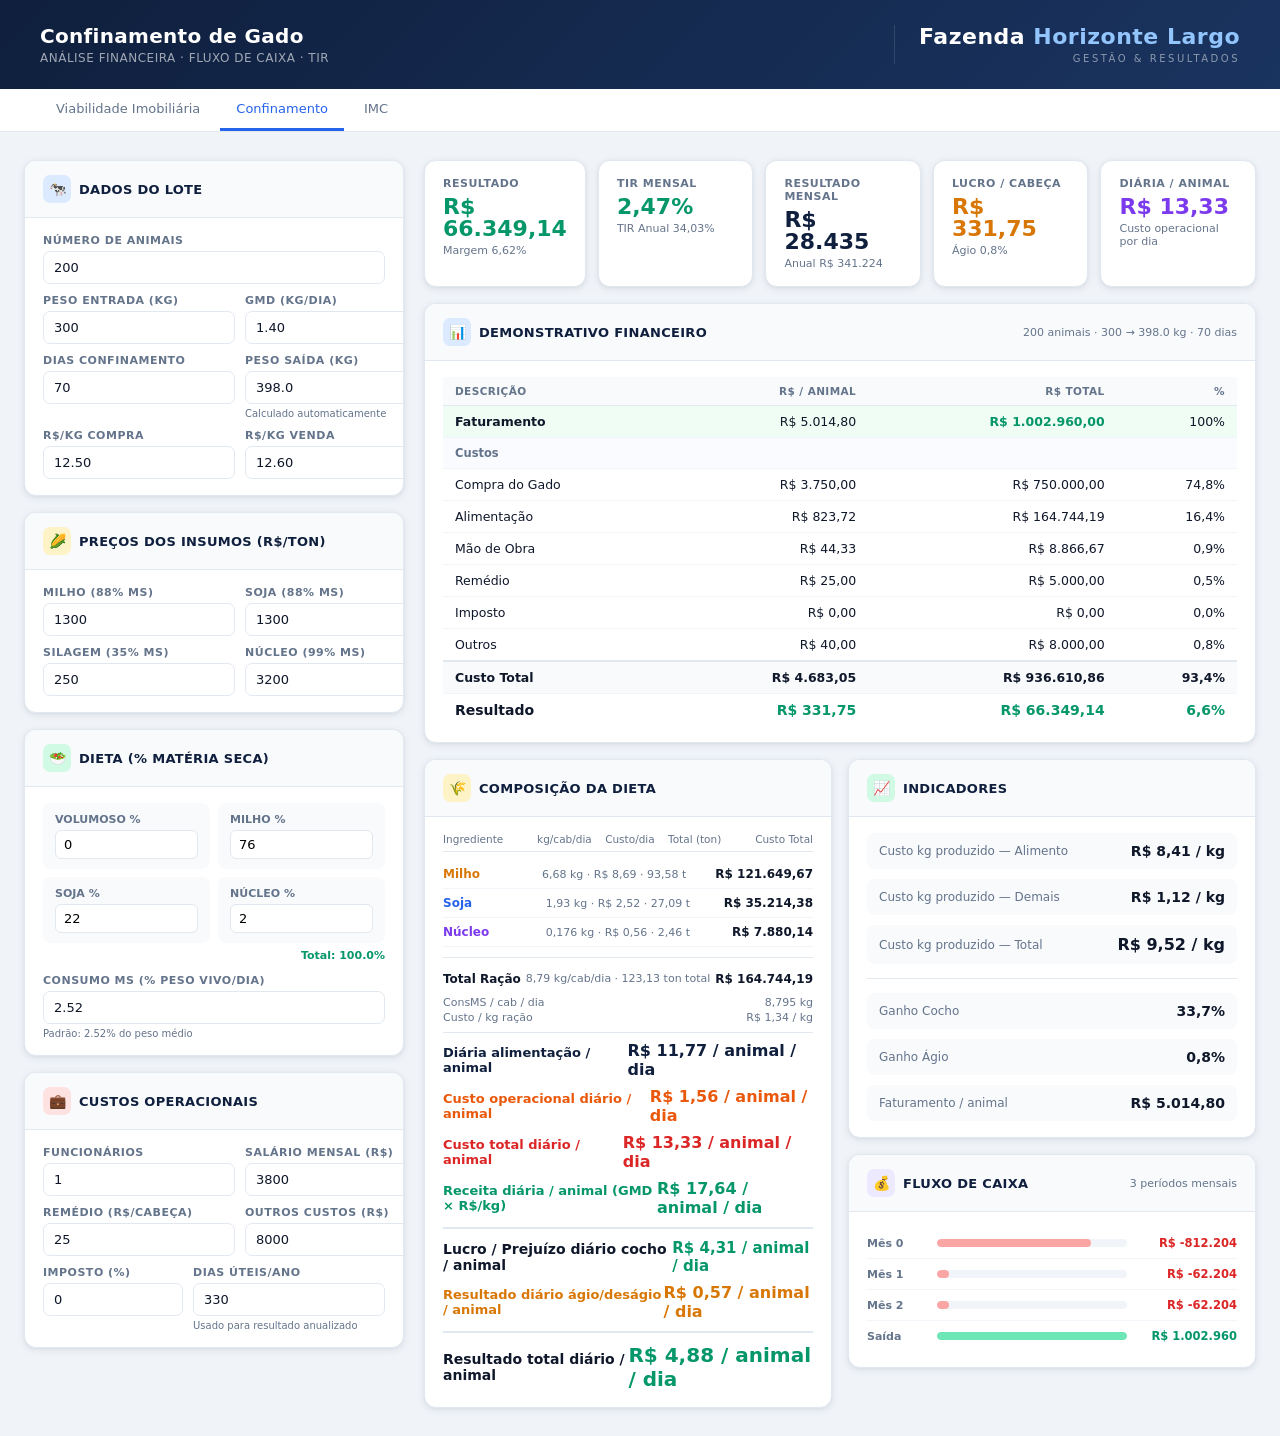
<file: templates/confinamento.html>
<!DOCTYPE html>
<html lang="pt-BR">
<head>
  <meta charset="UTF-8">
  <meta name="viewport" content="width=device-width, initial-scale=1.0">
  <title>Confinamento de Gado — Análise Financeira</title>
  <style>
    * { margin: 0; padding: 0; box-sizing: border-box; }
    :root {
      --navy: #0f1f3d;
      --navy-light: #1a3460;
      --accent: #2563eb;
      --green: #059669;
      --red: #dc2626;
      --gold: #d97706;
      --orange: #ea580c;
      --bg: #f0f4f8;
      --card: #ffffff;
      --text: #0f172a;
      --muted: #64748b;
      --border: #e2e8f0;
      --shadow: 0 2px 8px rgba(15,31,61,0.08), 0 1px 3px rgba(15,31,61,0.05);
    }
    body { font-family: 'Segoe UI', system-ui, -apple-system, sans-serif; background: var(--bg); color: var(--text); min-height: 100vh; }

    .topbar { background: var(--navy); color: rgba(255,255,255,0.75); text-align: center; font-size: 30px; font-weight: 600; letter-spacing: 1px; padding: 10px 40px; border-bottom: 1px solid rgba(255,255,255,0.08); }

    header {
      background: linear-gradient(135deg, var(--navy) 0%, var(--navy-light) 100%);
      color: white; padding: 24px 40px;
      display: flex; align-items: center; justify-content: space-between;
      box-shadow: 0 4px 20px rgba(15,31,61,0.3);
    }
    .header-left h1 { font-size: 20px; font-weight: 700; letter-spacing: 0.3px; }
    .header-left p  { font-size: 12px; opacity: 0.6; margin-top: 3px; letter-spacing: 0.5px; }
    .header-brand { text-align: right; border-left: 1px solid rgba(255,255,255,0.12); padding-left: 24px; margin-left: 24px; }
    .header-brand .brand-name { font-size: 22px; font-weight: 800; letter-spacing: 0.5px; color: white; line-height: 1.1; }
    .header-brand .brand-name em { font-style: normal; color: #93c5fd; }
    .header-brand .brand-sub { font-size: 10px; letter-spacing: 2.5px; text-transform: uppercase; opacity: 0.5; margin-top: 3px; }

    nav { background: white; border-bottom: 1px solid var(--border); padding: 0 40px; display: flex; gap: 4px; }
    nav a { display: inline-block; padding: 12px 16px; font-size: 13px; font-weight: 500; color: var(--muted); text-decoration: none; border-bottom: 3px solid transparent; transition: all .15s; }
    nav a:hover { color: var(--text); }
    nav a.active { color: var(--accent); border-bottom-color: var(--accent); }

    main { max-width: 1400px; margin: 0 auto; padding: 28px 24px; display: grid; grid-template-columns: 380px 1fr; gap: 20px; }

    /* ── CARDS ── */
    .card { background: var(--card); border-radius: 12px; box-shadow: var(--shadow); border: 1px solid var(--border); overflow: hidden; }
    .card-header { padding: 14px 18px; border-bottom: 1px solid var(--border); display: flex; align-items: center; gap: 8px; background: #f8fafc; }
    .card-header h3 { font-size: 13px; font-weight: 700; color: var(--navy); letter-spacing: 0.3px; text-transform: uppercase; }
    .card-header .icon { width: 28px; height: 28px; border-radius: 7px; display: flex; align-items: center; justify-content: center; font-size: 14px; }
    .card-body { padding: 16px 18px; }

    /* ── INPUTS ── */
    .input-left { display: flex; flex-direction: column; gap: 16px; }
    .field { display: flex; flex-direction: column; gap: 4px; }
    .field label { font-size: 11px; font-weight: 600; color: var(--muted); letter-spacing: 0.5px; text-transform: uppercase; }
    .field input, .field select {
      padding: 8px 10px; border: 1.5px solid var(--border); border-radius: 7px;
      font-size: 13px; font-family: inherit; color: var(--text); background: white;
      transition: border-color .15s;
    }
    .field input:focus, .field select:focus { outline: none; border-color: var(--accent); }
    .field .hint { font-size: 10px; color: var(--muted); }

    .field-row { display: grid; grid-template-columns: 1fr 1fr; gap: 10px; }
    .field-row3 { display: grid; grid-template-columns: 1fr 1fr 1fr; gap: 10px; }

    /* ── DIETA PERCENTUAIS ── */
    .diet-grid { display: grid; grid-template-columns: 1fr 1fr; gap: 8px; }
    .diet-item { background: #f8fafc; border-radius: 8px; padding: 10px 12px; }
    .diet-item label { font-size: 11px; font-weight: 600; color: var(--muted); text-transform: uppercase; display: block; margin-bottom: 4px; }
    .diet-item input { width: 100%; padding: 6px 8px; border: 1.5px solid var(--border); border-radius: 6px; font-size: 13px; font-family: inherit; }
    .diet-item input:focus { outline: none; border-color: var(--accent); }
    .diet-total { text-align: right; font-size: 11px; margin-top: 6px; font-weight: 600; }
    .diet-total.ok { color: var(--green); }
    .diet-total.err { color: var(--red); }

    /* ── RESULTS ── */
    .results-panel { display: flex; flex-direction: column; gap: 16px; }

    /* Metrics row */
    .metrics-row { display: grid; grid-template-columns: repeat(5, 1fr); gap: 12px; }
    .metric-card { background: var(--card); border-radius: 12px; box-shadow: var(--shadow); border: 1px solid var(--border); padding: 16px 18px; }
    .metric-card .label { font-size: 11px; font-weight: 600; color: var(--muted); text-transform: uppercase; letter-spacing: 0.5px; margin-bottom: 6px; }
    .metric-card .value { font-size: 22px; font-weight: 800; line-height: 1; }
    .metric-card .sub { font-size: 11px; color: var(--muted); margin-top: 4px; }
    .green { color: var(--green); }
    .red { color: var(--red); }
    .navy { color: var(--navy); }
    .gold { color: var(--gold); }

    /* Breakdown table */
    .table-wrap { overflow-x: auto; }
    table { width: 100%; border-collapse: collapse; font-size: 12.5px; }
    th { background: #f8fafc; color: var(--muted); font-size: 10.5px; font-weight: 700; text-transform: uppercase; letter-spacing: 0.4px; padding: 8px 12px; text-align: right; border-bottom: 1px solid var(--border); }
    th:first-child { text-align: left; }
    td { padding: 8px 12px; text-align: right; border-bottom: 1px solid #f1f5f9; color: var(--text); }
    td:first-child { text-align: left; font-weight: 500; }
    tr:last-child td { border-bottom: none; }
    .total-row td { font-weight: 700; background: #f8fafc; border-top: 2px solid var(--border); }
    .result-row td { font-weight: 700; font-size: 14px; }
    .result-row td.pos { color: var(--green); }
    .result-row td.neg { color: var(--red); }
    .subtotal-row td { font-weight: 600; color: var(--muted); font-size: 11.5px; background: #fafbff; }

    /* Two-column bottom area */
    .bottom-grid { display: grid; grid-template-columns: 1fr 1fr; gap: 16px; }

    /* Cash flow display */
    .cf-row { display: flex; align-items: center; gap: 10px; padding: 8px 0; border-bottom: 1px solid #f1f5f9; }
    .cf-row:last-child { border-bottom: none; }
    .cf-period { font-size: 11px; font-weight: 700; color: var(--muted); min-width: 60px; }
    .cf-bar-wrap { flex: 1; height: 8px; background: #f1f5f9; border-radius: 4px; overflow: hidden; }
    .cf-bar { height: 100%; border-radius: 4px; transition: width .3s; }
    .cf-bar.neg-bar { background: #fca5a5; }
    .cf-bar.pos-bar { background: #6ee7b7; }
    .cf-value { font-size: 11.5px; font-weight: 600; min-width: 100px; text-align: right; }
    .cf-value.neg { color: var(--red); }
    .cf-value.pos { color: var(--green); }

    /* KPI indicators */
    .kpi-list { display: flex; flex-direction: column; gap: 10px; }
    .kpi-item { display: flex; justify-content: space-between; align-items: center; padding: 10px 12px; background: #f8fafc; border-radius: 8px; }
    .kpi-item .kpi-label { font-size: 12px; font-weight: 500; color: var(--muted); }
    .kpi-item .kpi-value { font-size: 14px; font-weight: 700; }

    /* Alimentação detail */
    .alim-row { display: flex; align-items: center; justify-content: space-between; padding: 7px 0; border-bottom: 1px solid #f1f5f9; font-size: 12px; }
    .alim-row:last-child { border-bottom: none; }
    .alim-name { font-weight: 600; min-width: 70px; }
    .alim-data { color: var(--muted); flex: 1; padding: 0 8px; text-align: center; font-size: 11px; }
    .alim-cost { font-weight: 700; min-width: 90px; text-align: right; }
    .alim-pct-bar { width: 60px; height: 6px; background: #e2e8f0; border-radius: 3px; overflow: hidden; display: inline-block; margin-left: 8px; }
    .alim-pct-fill { height: 100%; border-radius: 3px; background: var(--accent); }

    /* Badge */
    .badge { display: inline-block; padding: 2px 8px; border-radius: 10px; font-size: 10.5px; font-weight: 700; text-transform: uppercase; letter-spacing: 0.5px; }
    .badge-green { background: #d1fae5; color: var(--green); }
    .badge-red { background: #fee2e2; color: var(--red); }
    .badge-gold { background: #fef3c7; color: var(--gold); }

    .divider { height: 1px; background: var(--border); margin: 4px 0; }

    @media (max-width: 1100px) {
      main { grid-template-columns: 1fr; }
      .metrics-row { grid-template-columns: repeat(2, 1fr); }
      .bottom-grid { grid-template-columns: 1fr; }
    }
  </style>
</head>
<body>

<header>
  <div class="header-left">
    <h1>Confinamento de Gado</h1>
    <p>ANÁLISE FINANCEIRA · FLUXO DE CAIXA · TIR</p>
  </div>
  <div class="header-brand">
    <div class="brand-name">Fazenda <em>Horizonte Largo</em></div>
    <div class="brand-sub">Gestão &amp; Resultados</div>
  </div>
</header>

<nav>
  <a href="/viabilidade">Viabilidade Imobiliária</a>
  <a href="/confinamento" class="active">Confinamento</a>
  <a href="/imc">IMC</a>
</nav>

<main>
  <!-- ── COLUNA ESQUERDA: INPUTS ── -->
  <div class="input-left">

    <!-- Lote -->
    <div class="card">
      <div class="card-header">
        <div class="icon" style="background:#dbeafe;">🐄</div>
        <h3>Dados do Lote</h3>
      </div>
      <div class="card-body" style="display:flex;flex-direction:column;gap:10px;">
        <div class="field">
          <label>Número de Animais</label>
          <input type="number" id="n_animais" value="200" min="1" step="1">
        </div>
        <div class="field-row">
          <div class="field">
            <label>Peso Entrada (kg)</label>
            <input type="number" id="peso_entrada" value="300" step="0.1">
          </div>
          <div class="field">
            <label>GMD (kg/dia)</label>
            <input type="number" id="gpd" value="1.40" step="0.01">
          </div>
        </div>
        <div class="field-row">
          <div class="field">
            <label>Dias Confinamento</label>
            <input type="number" id="dias" value="70" step="1">
          </div>
          <div class="field">
            <label>Peso Saída (kg)</label>
            <input type="number" id="peso_saida" value="398" step="0.1">
            <span class="hint">Calculado automaticamente</span>
          </div>
        </div>
        <div class="field-row">
          <div class="field">
            <label>R$/kg Compra</label>
            <input type="number" id="preco_compra" value="12.50" step="0.01">
          </div>
          <div class="field">
            <label>R$/kg Venda</label>
            <input type="number" id="preco_venda" value="12.60" step="0.01">
          </div>
        </div>
      </div>
    </div>

    <!-- Preços Insumos -->
    <div class="card">
      <div class="card-header">
        <div class="icon" style="background:#fef3c7;">🌽</div>
        <h3>Preços dos Insumos (R$/ton)</h3>
      </div>
      <div class="card-body" style="display:flex;flex-direction:column;gap:10px;">
        <div class="field-row">
          <div class="field">
            <label>Milho (88% MS)</label>
            <input type="number" id="preco_milho" value="1300" step="10">
          </div>
          <div class="field">
            <label>Soja (88% MS)</label>
            <input type="number" id="preco_soja" value="1300" step="10">
          </div>
        </div>
        <div class="field-row">
          <div class="field">
            <label>Silagem (35% MS)</label>
            <input type="number" id="preco_silagem" value="250" step="10">
          </div>
          <div class="field">
            <label>Núcleo (99% MS)</label>
            <input type="number" id="preco_nucleo" value="3200" step="10">
          </div>
        </div>
      </div>
    </div>

    <!-- Dieta -->
    <div class="card">
      <div class="card-header">
        <div class="icon" style="background:#d1fae5;">🥗</div>
        <h3>Dieta (% Matéria Seca)</h3>
      </div>
      <div class="card-body">
        <div class="diet-grid">
          <div class="diet-item">
            <label>Volumoso %</label>
            <input type="number" id="pct_volumoso" value="0" step="1" min="0" max="100">
          </div>
          <div class="diet-item">
            <label>Milho %</label>
            <input type="number" id="pct_milho" value="76" step="1" min="0" max="100">
          </div>
          <div class="diet-item">
            <label>Soja %</label>
            <input type="number" id="pct_soja" value="22" step="1" min="0" max="100">
          </div>
          <div class="diet-item">
            <label>Núcleo %</label>
            <input type="number" id="pct_nucleo" value="2" step="1" min="0" max="100">
          </div>
        </div>
        <div id="diet_total_msg" class="diet-total ok">Total: 100%</div>
        <div style="margin-top:12px;">
          <div class="field">
            <label>Consumo MS (% Peso Vivo/dia)</label>
            <input type="number" id="cons_ms_pct" value="2.52" step="0.01" min="0.5" max="5">
            <span class="hint">Padrão: 2.52% do peso médio</span>
          </div>
        </div>
      </div>
    </div>

    <!-- Custos Operacionais -->
    <div class="card">
      <div class="card-header">
        <div class="icon" style="background:#fee2e2;">💼</div>
        <h3>Custos Operacionais</h3>
      </div>
      <div class="card-body" style="display:flex;flex-direction:column;gap:10px;">
        <div class="field-row">
          <div class="field">
            <label>Funcionários</label>
            <input type="number" id="funcionarios" value="1" step="1" min="0">
          </div>
          <div class="field">
            <label>Salário Mensal (R$)</label>
            <input type="number" id="salario" value="3800" step="100">
          </div>
        </div>
        <div class="field-row">
          <div class="field">
            <label>Remédio (R$/cabeça)</label>
            <input type="number" id="custo_remedio" value="25" step="1">
          </div>
          <div class="field">
            <label>Outros Custos (R$)</label>
            <input type="number" id="outros_custos" value="8000" step="100">
          </div>
        </div>
        <div class="field-row">
          <div class="field">
            <label>Imposto (%)</label>
            <input type="number" id="imposto" value="0" step="0.1" min="0" max="100">
          </div>
          <div class="field">
            <label>Dias úteis/ano</label>
            <input type="number" id="dias_ano" value="330" step="5">
            <span class="hint">Usado para resultado anualizado</span>
          </div>
        </div>
      </div>
    </div>

  </div><!-- /input-left -->

  <!-- ── COLUNA DIREITA: RESULTADOS ── -->
  <div class="results-panel">

    <!-- Métricas principais -->
    <div class="metrics-row">
      <div class="metric-card">
        <div class="label">Resultado</div>
        <div class="value" id="m_resultado">—</div>
        <div class="sub" id="m_margem">Margem —</div>
      </div>
      <div class="metric-card">
        <div class="label">TIR Mensal</div>
        <div class="value" id="m_tir">—</div>
        <div class="sub" id="m_tir_anual">TIR Anual —</div>
      </div>
      <div class="metric-card">
        <div class="label">Resultado Mensal</div>
        <div class="value navy" id="m_mensal">—</div>
        <div class="sub" id="m_anual">Anual —</div>
      </div>
      <div class="metric-card">
        <div class="label">Lucro / Cabeça</div>
        <div class="value gold" id="m_lucro_cab">—</div>
        <div class="sub" id="m_agio">Ágio —</div>
      </div>
      <div class="metric-card">
        <div class="label">Diária / Animal</div>
        <div class="value" id="m_diaria" style="color:#7c3aed;">—</div>
        <div class="sub">Custo operacional por dia</div>
      </div>
    </div>

    <!-- Demonstrativo financeiro -->
    <div class="card">
      <div class="card-header">
        <div class="icon" style="background:#dbeafe;">📊</div>
        <h3>Demonstrativo Financeiro</h3>
        <div style="margin-left:auto;font-size:11px;color:var(--muted);" id="info_lote">—</div>
      </div>
      <div class="card-body table-wrap">
        <table>
          <thead>
            <tr>
              <th>Descrição</th>
              <th>R$ / animal</th>
              <th>R$ Total</th>
              <th>%</th>
            </tr>
          </thead>
          <tbody>
            <tr style="background:#f0fdf4;">
              <td><strong>Faturamento</strong></td>
              <td id="t_fat_animal">—</td>
              <td id="t_fat_total" style="color:var(--green);font-weight:700;">—</td>
              <td>100%</td>
            </tr>
            <tr class="subtotal-row"><td colspan="4">Custos</td></tr>
            <tr>
              <td>Compra do Gado</td>
              <td id="t_gado_animal">—</td>
              <td id="t_gado_total">—</td>
              <td id="t_gado_pct">—</td>
            </tr>
            <tr>
              <td>Alimentação</td>
              <td id="t_alim_animal">—</td>
              <td id="t_alim_total">—</td>
              <td id="t_alim_pct">—</td>
            </tr>
            <tr>
              <td>Mão de Obra</td>
              <td id="t_mao_animal">—</td>
              <td id="t_mao_total">—</td>
              <td id="t_mao_pct">—</td>
            </tr>
            <tr>
              <td>Remédio</td>
              <td id="t_rem_animal">—</td>
              <td id="t_rem_total">—</td>
              <td id="t_rem_pct">—</td>
            </tr>
            <tr>
              <td>Imposto</td>
              <td id="t_imp_animal">—</td>
              <td id="t_imp_total">—</td>
              <td id="t_imp_pct">—</td>
            </tr>
            <tr>
              <td>Outros</td>
              <td id="t_out_animal">—</td>
              <td id="t_out_total">—</td>
              <td id="t_out_pct">—</td>
            </tr>
            <tr class="total-row">
              <td>Custo Total</td>
              <td id="t_ctotal_animal">—</td>
              <td id="t_ctotal_total">—</td>
              <td id="t_ctotal_pct">—</td>
            </tr>
            <tr class="result-row">
              <td><strong>Resultado</strong></td>
              <td id="t_res_animal" class="pos">—</td>
              <td id="t_res_total" class="pos">—</td>
              <td id="t_res_pct" class="pos">—</td>
            </tr>
          </tbody>
        </table>
      </div>
    </div>

    <!-- Linha inferior -->
    <div class="bottom-grid">

      <!-- Alimentação detalhada -->
      <div class="card">
        <div class="card-header">
          <div class="icon" style="background:#fef3c7;">🌾</div>
          <h3>Composição da Dieta</h3>
        </div>
        <div class="card-body">
          <div style="display:flex;justify-content:space-between;font-size:10.5px;color:var(--muted);margin-bottom:8px;padding:0 0 6px;border-bottom:1px solid var(--border);">
            <span>Ingrediente</span>
            <span>kg/cab/dia&nbsp;&nbsp;&nbsp;&nbsp;Custo/dia&nbsp;&nbsp;&nbsp;&nbsp;Total (ton)</span>
            <span>Custo Total</span>
          </div>
          <div id="alim_silagem" class="alim-row" style="display:none;">
            <span class="alim-name" style="color:#6b7280;">Silagem</span>
            <span class="alim-data" id="alim_s_data">—</span>
            <span class="alim-cost" id="alim_s_cost">—</span>
          </div>
          <div class="alim-row">
            <span class="alim-name" style="color:#d97706;">Milho</span>
            <span class="alim-data" id="alim_m_data">—</span>
            <span class="alim-cost" id="alim_m_cost">—</span>
          </div>
          <div class="alim-row">
            <span class="alim-name" style="color:#2563eb;">Soja</span>
            <span class="alim-data" id="alim_so_data">—</span>
            <span class="alim-cost" id="alim_so_cost">—</span>
          </div>
          <div class="alim-row">
            <span class="alim-name" style="color:#7c3aed;">Núcleo</span>
            <span class="alim-data" id="alim_n_data">—</span>
            <span class="alim-cost" id="alim_n_cost">—</span>
          </div>
          <div class="divider" style="margin:10px 0;"></div>
          <div style="display:flex;justify-content:space-between;font-size:12px;font-weight:700;padding:4px 0;">
            <span>Total Ração</span>
            <span id="alim_total_data" style="color:var(--muted);font-size:11px;font-weight:400;">—</span>
            <span id="alim_total_cost">—</span>
          </div>
          <div style="display:flex;justify-content:space-between;font-size:11px;color:var(--muted);margin-top:6px;">
            <span>ConsMS / cab / dia</span>
            <span id="alim_cons_ms">—</span>
          </div>
          <div style="display:flex;justify-content:space-between;font-size:11px;color:var(--muted);margin-top:2px;">
            <span>Custo / kg ração</span>
            <span id="alim_custo_kg">—</span>
          </div>
          <div style="display:flex;justify-content:space-between;align-items:center;font-size:13px;font-weight:700;color:var(--navy);margin-top:8px;padding-top:8px;border-top:1px solid var(--border);">
            <span>Diária alimentação / animal</span>
            <span id="alim_diaria" style="font-size:16px;">—</span>
          </div>
          <div style="display:flex;justify-content:space-between;align-items:center;font-size:13px;font-weight:700;color:var(--orange);margin-top:8px;">
            <span>Custo operacional diário / animal</span>
            <span id="alim_diaria_op" style="font-size:16px;">—</span>
          </div>
          <div style="display:flex;justify-content:space-between;align-items:center;font-size:13px;font-weight:700;color:var(--red);margin-top:8px;">
            <span>Custo total diário / animal</span>
            <span id="alim_diaria_total" style="font-size:16px;">—</span>
          </div>
          <div style="display:flex;justify-content:space-between;align-items:center;font-size:13px;font-weight:700;color:var(--green);margin-top:8px;">
            <span>Receita diária / animal (GMD × R$/kg)</span>
            <span id="alim_receita_diaria" style="font-size:16px;">—</span>
          </div>
          <div style="display:flex;justify-content:space-between;align-items:center;font-size:14px;font-weight:800;margin-top:10px;padding-top:10px;border-top:2px solid var(--border);">
            <span>Lucro / Prejuízo diário cocho / animal</span>
            <span id="alim_lucro_diario" style="font-size:15px;">—</span>
          </div>
          <div style="display:flex;justify-content:space-between;align-items:center;font-size:13px;font-weight:700;color:var(--gold);margin-top:8px;">
            <span>Resultado diário ágio/deságio / animal</span>
            <span id="alim_agio_diario" style="font-size:16px;">—</span>
          </div>
          <div style="display:flex;justify-content:space-between;align-items:center;font-size:14px;font-weight:800;margin-top:10px;padding-top:10px;border-top:2px solid var(--border);">
            <span>Resultado total diário / animal</span>
            <span id="alim_resultado_total_diario" style="font-size:20px;">—</span>
          </div>
        </div>
      </div>

      <!-- KPIs e Fluxo de Caixa -->
      <div style="display:flex;flex-direction:column;gap:16px;">

        <!-- Indicadores de eficiência -->
        <div class="card">
          <div class="card-header">
            <div class="icon" style="background:#d1fae5;">📈</div>
            <h3>Indicadores</h3>
          </div>
          <div class="card-body kpi-list">
            <div class="kpi-item">
              <span class="kpi-label">Custo kg produzido — Alimento</span>
              <span class="kpi-value" id="kpi_custo_alim">—</span>
            </div>
            <div class="kpi-item">
              <span class="kpi-label">Custo kg produzido — Demais</span>
              <span class="kpi-value" id="kpi_custo_dem">—</span>
            </div>
            <div class="kpi-item">
              <span class="kpi-label">Custo kg produzido — Total</span>
              <span class="kpi-value" id="kpi_custo_tot" style="font-size:16px;">—</span>
            </div>
            <div class="divider"></div>
            <div class="kpi-item">
              <span class="kpi-label">Ganho Cocho</span>
              <span class="kpi-value" id="kpi_ganho_cocho">—</span>
            </div>
            <div class="kpi-item">
              <span class="kpi-label">Ganho Ágio</span>
              <span class="kpi-value" id="kpi_agio">—</span>
            </div>
            <div class="kpi-item">
              <span class="kpi-label">Faturamento / animal</span>
              <span class="kpi-value" id="kpi_fat_cab">—</span>
            </div>
          </div>
        </div>

        <!-- Fluxo de caixa -->
        <div class="card">
          <div class="card-header">
            <div class="icon" style="background:#ede9fe;">💰</div>
            <h3>Fluxo de Caixa</h3>
            <span style="margin-left:auto;font-size:11px;color:var(--muted);" id="cf_info">—</span>
          </div>
          <div class="card-body" id="cf_container">
            <p style="color:var(--muted);font-size:12px;">Calculando...</p>
          </div>
        </div>

      </div><!-- /inner col -->
    </div><!-- /bottom-grid -->

  </div><!-- /results-panel -->
</main>

<script>
// ── Formatação ──────────────────────────────────────────────────
function fmtR(v, dec=2) {
  if (v == null || isNaN(v)) return '—';
  return 'R$ ' + v.toLocaleString('pt-BR', {minimumFractionDigits:dec, maximumFractionDigits:dec});
}
function fmtPct(v, dec=2) {
  if (v == null || isNaN(v)) return '—';
  return v.toLocaleString('pt-BR', {minimumFractionDigits:dec, maximumFractionDigits:dec}) + '%';
}
function fmtNum(v, dec=2) {
  if (v == null || isNaN(v)) return '—';
  return v.toLocaleString('pt-BR', {minimumFractionDigits:dec, maximumFractionDigits:dec});
}
function set(id, val) { const el = document.getElementById(id); if (el) el.textContent = val; }

// ── IRR (Newton-Raphson) ─────────────────────────────────────────
function calcIRR(cfs, guess=0.05) {
  let r = guess;
  for (let i = 0; i < 1000; i++) {
    let npv = 0, dnpv = 0;
    for (let t = 0; t < cfs.length; t++) {
      const disc = Math.pow(1 + r, t);
      npv  += cfs[t] / disc;
      dnpv -= t * cfs[t] / (disc * (1 + r));
    }
    const delta = npv / dnpv;
    r -= delta;
    if (Math.abs(delta) < 1e-10) return r;
  }
  return r;
}

// ── Leitura dos inputs ──────────────────────────────────────────
function inp(id) { return parseFloat(document.getElementById(id).value) || 0; }

// ── CÁLCULO PRINCIPAL ───────────────────────────────────────────
function calcular() {
  // Inputs básicos
  const n       = inp('n_animais');
  const pe      = inp('peso_entrada');
  const gpd     = inp('gpd');
  const dias    = inp('dias');
  const pc      = inp('preco_compra');
  const pv      = inp('preco_venda');
  const diasAno = inp('dias_ano');
  const imp_pct = inp('imposto') / 100;

  // Peso saída calculado
  const ps_calc = pe + gpd * dias;
  document.getElementById('peso_saida').value = ps_calc.toFixed(1);

  const pm = (pe + ps_calc) / 2; // peso médio

  // ConsMS
  const cons_ms_pct = inp('cons_ms_pct') / 100;
  const cons_ms = pm * cons_ms_pct; // kg MS/animal/dia

  // Dieta %
  const p_vol  = inp('pct_volumoso') / 100;
  const p_milho= inp('pct_milho')    / 100;
  const p_soja = inp('pct_soja')     / 100;
  const p_nuc  = inp('pct_nucleo')   / 100;
  const totalPct = (p_vol + p_milho + p_soja + p_nuc) * 100;

  // Validação total dieta
  const msgEl = document.getElementById('diet_total_msg');
  msgEl.textContent = 'Total: ' + totalPct.toFixed(1) + '%';
  msgEl.className = 'diet-total ' + (Math.abs(totalPct - 100) < 0.01 ? 'ok' : 'err');

  // Preços
  const pr_mil  = inp('preco_milho');
  const pr_soj  = inp('preco_soja');
  const pr_sil  = inp('preco_silagem');
  const pr_nuc  = inp('preco_nucleo');

  // Qtde por animal por dia (kg/animal/dia as-fed usando ConsMS × pct)
  const q_sil  = cons_ms * p_vol;
  const q_mil  = cons_ms * p_milho;
  const q_soj  = cons_ms * p_soja;
  const q_nuc  = cons_ms * p_nuc;
  const q_total = q_sil + q_mil + q_soj + q_nuc;

  // Consumo total por período (ton)
  const ton_sil = q_sil  * n * dias / 1000;
  const ton_mil = q_mil  * n * dias / 1000;
  const ton_soj = q_soj  * n * dias / 1000;
  const ton_nuc = q_nuc  * n * dias / 1000;
  const ton_tot = ton_sil + ton_mil + ton_soj + ton_nuc;

  // Custo por ingrediente
  const c_sil = ton_sil * pr_sil;
  const c_mil = ton_mil * pr_mil;
  const c_soj = ton_soj * pr_soj;
  const c_nuc = ton_nuc * pr_nuc;
  const c_alim = c_sil + c_mil + c_soj + c_nuc;

  // Custo/kg ração
  const custo_kg_racao = ton_tot > 0 ? c_alim / (ton_tot * 1000) : 0;

  // Custo/dia/animal por ingrediente
  const d_sil = q_sil * pr_sil / 1000;
  const d_mil = q_mil * pr_mil / 1000;
  const d_soj = q_soj * pr_soj / 1000;
  const d_nuc = q_nuc * pr_nuc / 1000;

  // Demais custos
  const c_mao  = inp('funcionarios') * inp('salario') * (dias / 30);
  const c_rem  = inp('custo_remedio') * n;
  const c_out  = inp('outros_custos');

  // Faturamento
  const fat = n * ps_calc * pv;
  const c_imp = fat * imp_pct;

  // Custo gado
  const c_gado = n * pe * pc;

  // Custo total
  const c_total = c_gado + c_alim + c_mao + c_rem + c_imp + c_out;

  // Resultado
  const resultado = fat - c_total;
  const margem    = fat > 0 ? resultado / fat * 100 : 0;

  // Anualizados
  const res_mensal   = resultado / (dias / 30);
  const res_anual    = res_mensal * 12;

  // Lucro/cabeça
  const lucro_cab  = resultado / n;

  // Ágio
  const agio = pc > 0 ? (pv - pc) / pc * 100 : 0;

  // Custo kg produzido
  const ganho_total_kg = (ps_calc - pe) * n;
  const custo_kgp_alim = ganho_total_kg > 0 ? c_alim / ganho_total_kg : 0;
  const custo_kgp_dem  = ganho_total_kg > 0 ? (c_mao + c_rem + c_out + c_imp) / ganho_total_kg : 0;
  const custo_kgp_tot  = custo_kgp_alim + custo_kgp_dem;

  // Ganho Cocho: valorização total sobre custo gado
  const ganho_cocho = c_gado > 0 ? (fat - c_gado) / c_gado * 100 : 0;

  // ── Fluxo de caixa para TIR ──
  const n_per = Math.ceil(dias / 30);
  const custo_op = c_total - c_gado;
  const custo_per = custo_op / n_per;
  const cfs = [ -(c_gado + custo_per) ];
  for (let i = 1; i < n_per; i++) cfs.push(-custo_per);
  cfs.push(fat);

  const tir_mensal = calcIRR(cfs) * 100;
  const tir_anual  = (Math.pow(1 + tir_mensal/100, 12) - 1) * 100;

  // ── Atualizar DOM ──────────────────────────────────────────────
  // Métricas topo
  const resEl = document.getElementById('m_resultado');
  resEl.textContent = fmtR(resultado);
  resEl.className   = 'value ' + (resultado >= 0 ? 'green' : 'red');

  set('m_margem',  'Margem ' + fmtPct(margem));
  set('m_tir',     fmtPct(tir_mensal));
  document.getElementById('m_tir').className = 'value ' + (tir_mensal >= 0 ? 'green' : 'red');
  set('m_tir_anual', 'TIR Anual ' + fmtPct(tir_anual));
  set('m_mensal',  fmtR(res_mensal, 0));
  set('m_anual',   'Anual ' + fmtR(res_anual, 0));
  set('m_lucro_cab', fmtR(lucro_cab));
  set('m_agio',    'Ágio ' + fmtPct(agio, 1));

  const diaria_animal = (dias > 0 && n > 0) ? (c_total - c_gado) / dias / n : 0;
  set('m_diaria', fmtR(diaria_animal, 2));

  // Info lote
  set('info_lote', n.toFixed(0) + ' animais · ' + pe.toFixed(0) + ' → ' + ps_calc.toFixed(1) + ' kg · ' + dias.toFixed(0) + ' dias');

  // Tabela financeira
  const pA = (v) => fmtR(v / n);
  const pct = (v) => fat > 0 ? fmtPct(v/fat*100, 1) : '—';

  set('t_fat_animal',   fmtR(fat/n));
  set('t_fat_total',    fmtR(fat));
  set('t_gado_animal',  pA(c_gado));  set('t_gado_total',  fmtR(c_gado));   set('t_gado_pct',  pct(c_gado));
  set('t_alim_animal',  pA(c_alim));  set('t_alim_total',  fmtR(c_alim));   set('t_alim_pct',  pct(c_alim));
  set('t_mao_animal',   pA(c_mao));   set('t_mao_total',   fmtR(c_mao));    set('t_mao_pct',   pct(c_mao));
  set('t_rem_animal',   pA(c_rem));   set('t_rem_total',   fmtR(c_rem));    set('t_rem_pct',   pct(c_rem));
  set('t_imp_animal',   pA(c_imp));   set('t_imp_total',   fmtR(c_imp));    set('t_imp_pct',   pct(c_imp));
  set('t_out_animal',   pA(c_out));   set('t_out_total',   fmtR(c_out));    set('t_out_pct',   pct(c_out));
  set('t_ctotal_animal',pA(c_total)); set('t_ctotal_total',fmtR(c_total));  set('t_ctotal_pct',pct(c_total));

  const resAnimal = document.getElementById('t_res_animal');
  const resTotal  = document.getElementById('t_res_total');
  const resPct    = document.getElementById('t_res_pct');
  const cls = resultado >= 0 ? 'pos' : 'neg';
  resAnimal.textContent = fmtR(lucro_cab); resAnimal.className = cls;
  resTotal.textContent  = fmtR(resultado); resTotal.className  = cls;
  resPct.textContent    = fmtPct(margem, 1); resPct.className  = cls;

  // Dieta detalhada
  document.getElementById('alim_silagem').style.display = q_sil > 0 ? 'flex' : 'none';
  if (q_sil > 0) {
    set('alim_s_data', fmtNum(q_sil,2) + ' kg  ·  ' + fmtR(d_sil,2) + '  ·  ' + fmtNum(ton_sil,2) + ' t');
    set('alim_s_cost', fmtR(c_sil));
  }
  set('alim_m_data',  fmtNum(q_mil,2) + ' kg  ·  ' + fmtR(d_mil,2) + '  ·  ' + fmtNum(ton_mil,2) + ' t');
  set('alim_m_cost',  fmtR(c_mil));
  set('alim_so_data', fmtNum(q_soj,2) + ' kg  ·  ' + fmtR(d_soj,2) + '  ·  ' + fmtNum(ton_soj,2) + ' t');
  set('alim_so_cost', fmtR(c_soj));
  set('alim_n_data',  fmtNum(q_nuc,3) + ' kg  ·  ' + fmtR(d_nuc,2) + '  ·  ' + fmtNum(ton_nuc,2) + ' t');
  set('alim_n_cost',  fmtR(c_nuc));
  set('alim_total_data', fmtNum(q_total,2) + ' kg/cab/dia  ·  ' + fmtNum(ton_tot,2) + ' ton total');
  set('alim_total_cost', fmtR(c_alim));
  set('alim_cons_ms', fmtNum(cons_ms, 3) + ' kg');
  set('alim_custo_kg', fmtR(custo_kg_racao, 2) + ' / kg');
  set('alim_diaria', fmtR(dias > 0 && n > 0 ? c_alim / dias / n : 0, 2) + ' / animal / dia');
  set('alim_diaria_op', fmtR(dias > 0 && n > 0 ? (c_mao + c_rem + c_out) / dias / n : 0, 2) + ' / animal / dia');
  set('alim_diaria_total', fmtR(dias > 0 && n > 0 ? (c_alim + c_mao + c_rem + c_out) / dias / n : 0, 2) + ' / animal / dia');
  set('alim_receita_diaria', fmtR(gpd * pv, 2) + ' / animal / dia');
  const lucro_diario = gpd * pv - (dias > 0 && n > 0 ? (c_alim + c_mao + c_rem + c_out) / dias / n : 0);
  const agio_diario = dias > 0 ? (pv - pc) * ps_calc / dias : 0;
  const ldEl = document.getElementById('alim_lucro_diario');
  ldEl.textContent = fmtR(lucro_diario, 2) + ' / animal / dia';
  ldEl.style.color = lucro_diario >= 0 ? 'var(--green)' : 'var(--red)';
  const adEl = document.getElementById('alim_agio_diario');
  adEl.textContent = fmtR(agio_diario, 2) + ' / animal / dia';
  adEl.style.color = agio_diario >= 0 ? 'var(--gold)' : 'var(--red)';
  const resultado_total_diario = lucro_diario + agio_diario;
  const rtdEl = document.getElementById('alim_resultado_total_diario');
  rtdEl.textContent = fmtR(resultado_total_diario, 2) + ' / animal / dia';
  rtdEl.style.color = resultado_total_diario >= 0 ? 'var(--green)' : 'var(--red)';

  // KPIs
  set('kpi_custo_alim',  fmtR(custo_kgp_alim, 2) + ' / kg');
  set('kpi_custo_dem',   fmtR(custo_kgp_dem,  2) + ' / kg');
  set('kpi_custo_tot',   fmtR(custo_kgp_tot,  2) + ' / kg');
  set('kpi_ganho_cocho', fmtPct(ganho_cocho, 1));
  set('kpi_agio',        fmtPct(agio, 1));
  set('kpi_fat_cab',     fmtR(fat/n, 2));

  // Fluxo de caixa
  set('cf_info', n_per + ' períodos mensais');
  const maxAbs = Math.max(...cfs.map(Math.abs));
  let html = '';
  cfs.forEach((cf, i) => {
    const isLast = i === cfs.length - 1;
    const pct_bar = Math.abs(cf) / maxAbs * 100;
    const isPos = cf >= 0;
    const label = i === 0 ? 'Mês 0' : (isLast ? 'Saída' : 'Mês ' + i);
    html += `
      <div class="cf-row">
        <span class="cf-period">${label}</span>
        <div class="cf-bar-wrap">
          <div class="cf-bar ${isPos ? 'pos-bar' : 'neg-bar'}" style="width:${pct_bar.toFixed(1)}%"></div>
        </div>
        <span class="cf-value ${isPos ? 'pos' : 'neg'}">${fmtR(cf, 0)}</span>
      </div>`;
  });
  document.getElementById('cf_container').innerHTML = html;
}

// ── Bind: recalcular em qualquer mudança ─────────────────────────
document.querySelectorAll('input').forEach(el => {
  el.addEventListener('input', calcular);
});

// GMD / dias → atualiza peso saída visualmente
['gpd','dias','peso_entrada'].forEach(id => {
  document.getElementById(id).addEventListener('input', () => {
    const ps = inp('peso_entrada') + inp('gpd') * inp('dias');
    document.getElementById('peso_saida').value = ps.toFixed(1);
  });
});

// Inicializar
calcular();
</script>
</body>
</html>
</file>
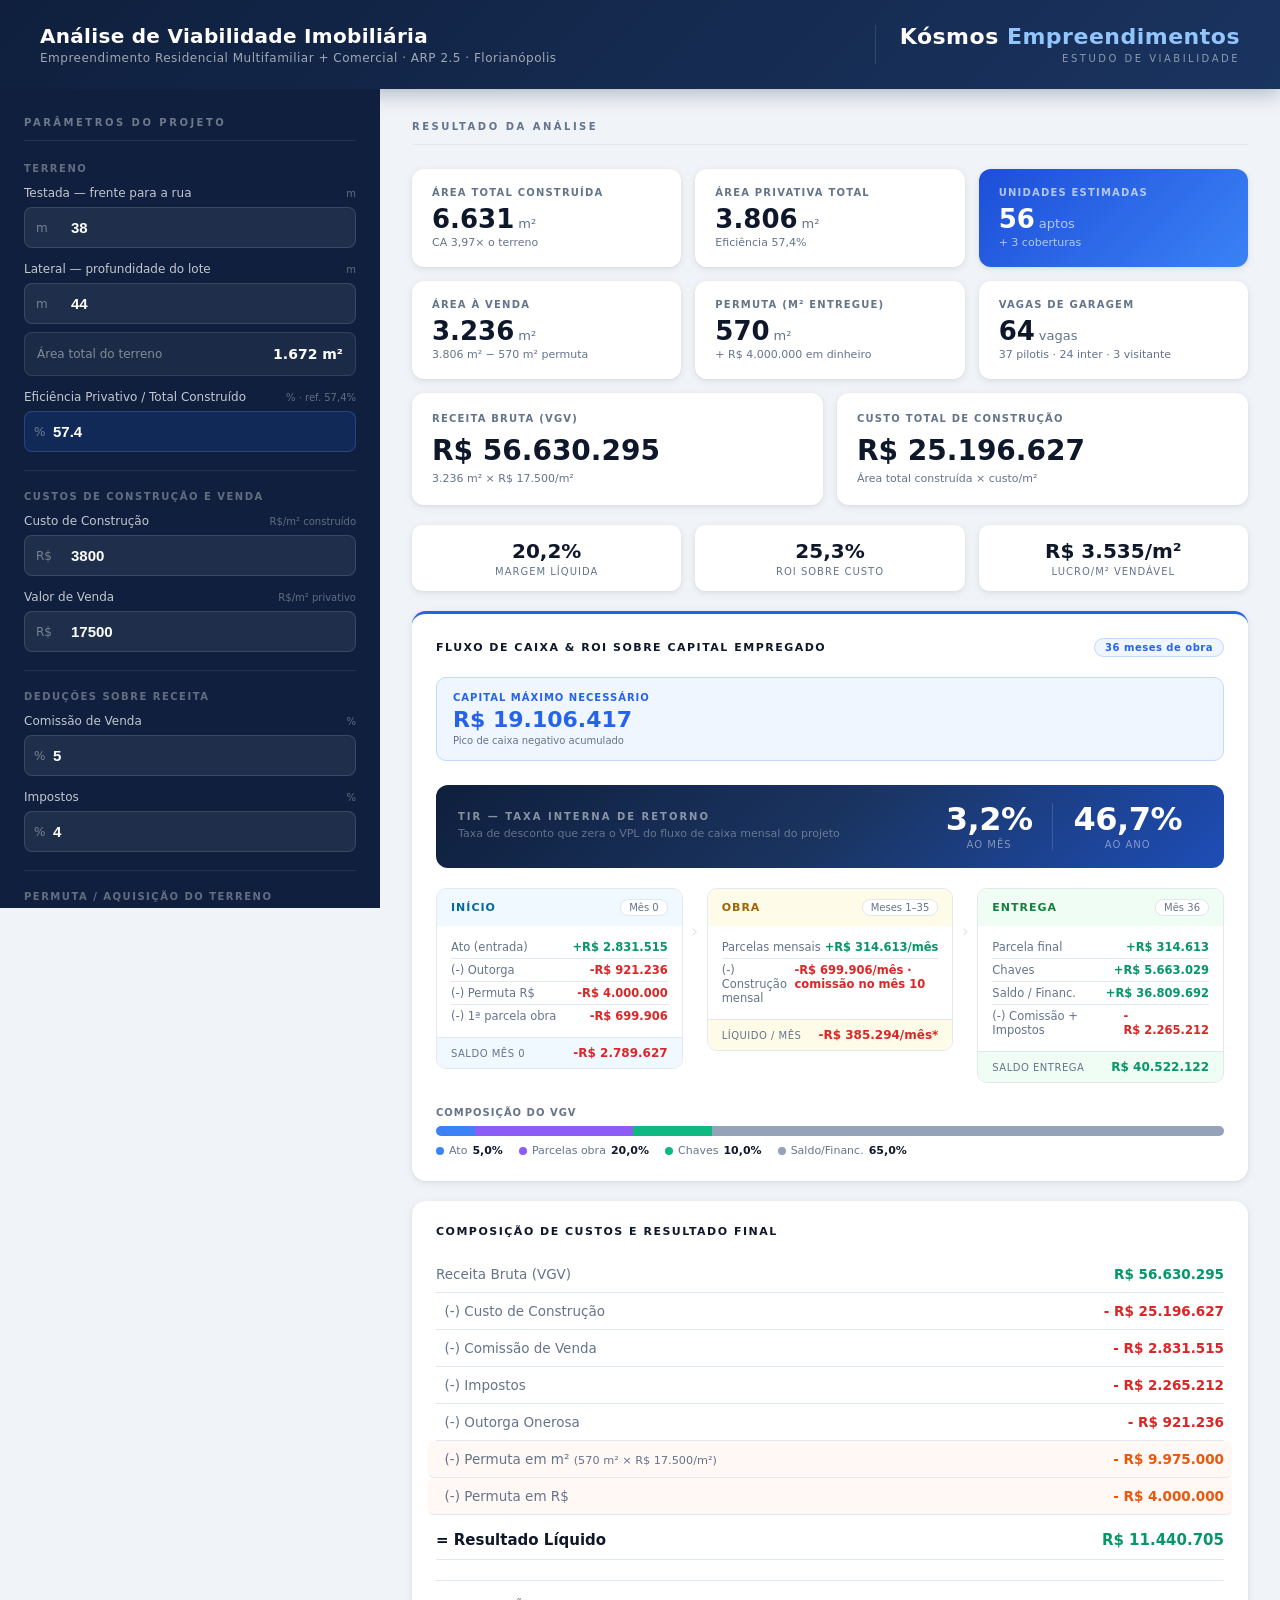
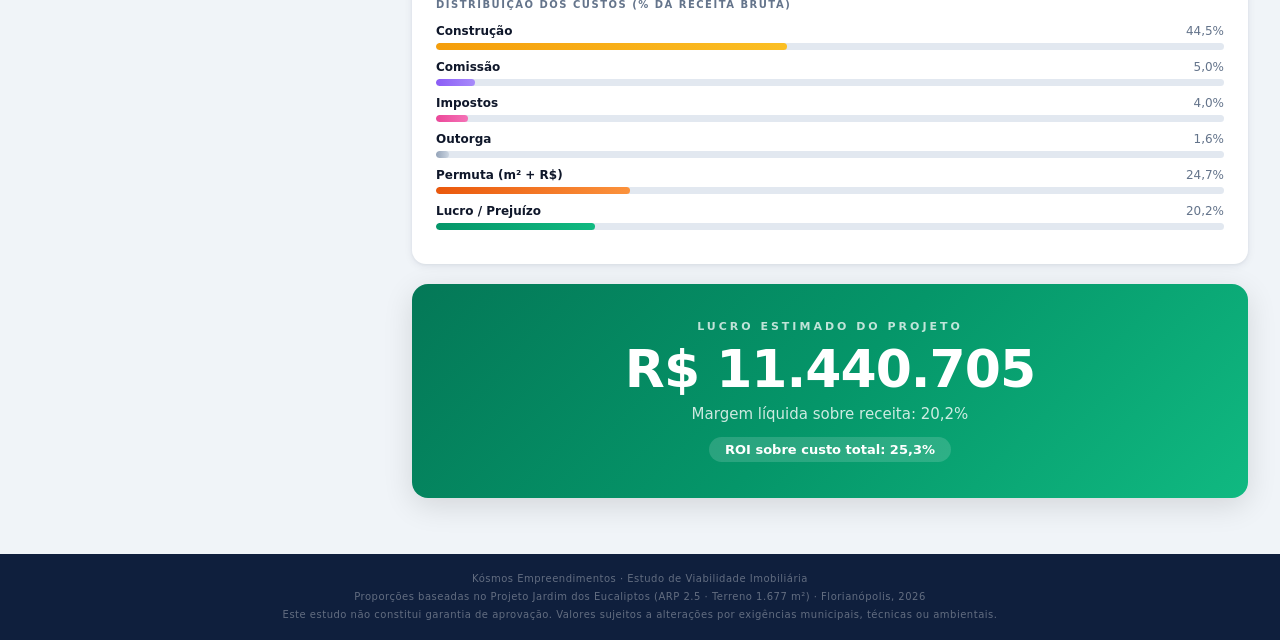
<file: templates/viabilidade.html>
<!DOCTYPE html>
<html lang="pt-BR">
<head>
    <meta charset="UTF-8">
    <meta name="viewport" content="width=device-width, initial-scale=1.0">
    <title>Análise de Viabilidade Imobiliária</title>
    <style>
        * { margin: 0; padding: 0; box-sizing: border-box; }

        :root {
            --navy: #0f1f3d;
            --navy-light: #1a3460;
            --accent: #2563eb;
            --green: #059669;
            --red: #dc2626;
            --gold: #d97706;
            --orange: #ea580c;
            --bg: #f0f4f8;
            --card: #ffffff;
            --text: #0f172a;
            --muted: #64748b;
            --border: #e2e8f0;
            --shadow: 0 2px 8px rgba(15,31,61,0.08), 0 1px 3px rgba(15,31,61,0.05);
        }

        .topbar {
            background: var(--navy);
            color: rgba(255,255,255,0.75);
            text-align: center;
            font-size: 30px;
            font-weight: 600;
            letter-spacing: 1px;
            padding: 10px 40px;
            border-bottom: 1px solid rgba(255,255,255,0.08);
        }

        body {
            font-family: 'Segoe UI', system-ui, -apple-system, sans-serif;
            background: var(--bg);
            color: var(--text);
            min-height: 100vh;
        }

        /* ── HEADER ── */
        header {
            background: linear-gradient(135deg, var(--navy) 0%, var(--navy-light) 100%);
            color: white;
            padding: 24px 40px;
            display: flex;
            align-items: center;
            justify-content: space-between;
            box-shadow: 0 4px 20px rgba(15,31,61,0.3);
        }

        .header-left h1 { font-size: 20px; font-weight: 700; letter-spacing: 0.3px; }
        .header-left p  { font-size: 12px; opacity: 0.6; margin-top: 3px; letter-spacing: 0.5px; }

        .header-brand {
            text-align: right;
            border-left: 1px solid rgba(255,255,255,0.12);
            padding-left: 24px;
            margin-left: 24px;
        }

        .header-brand .brand-name {
            font-size: 22px;
            font-weight: 800;
            letter-spacing: 0.5px;
            color: white;
            line-height: 1.1;
        }

        .header-brand .brand-name em {
            font-style: normal;
            color: #93c5fd;
        }

        .header-brand .brand-sub {
            font-size: 10px;
            letter-spacing: 2.5px;
            opacity: 0.5;
            text-transform: uppercase;
            margin-top: 4px;
        }

        /* ── LAYOUT ── */
        main {
            display: grid;
            grid-template-columns: 380px 1fr;
            min-height: calc(100vh - 81px);
        }

        /* ── INPUT PANEL ── */
        .input-panel {
            background: var(--navy);
            padding: 28px 24px;
            color: white;
            position: sticky;
            top: 0;
            height: calc(100vh - 81px);
            overflow-y: auto;
        }

        .panel-title {
            font-size: 10px; font-weight: 700; text-transform: uppercase;
            letter-spacing: 2.5px; color: rgba(255,255,255,0.4);
            margin-bottom: 22px; padding-bottom: 12px;
            border-bottom: 1px solid rgba(255,255,255,0.08);
        }

        .section-label {
            font-size: 10px; font-weight: 600; text-transform: uppercase;
            letter-spacing: 1.5px; color: rgba(255,255,255,0.35);
            margin: 20px 0 12px;
        }

        .input-group { margin-bottom: 14px; }

        .input-group label {
            display: flex; justify-content: space-between; align-items: center;
            font-size: 12px; font-weight: 500; margin-bottom: 7px;
            color: rgba(255,255,255,0.75);
        }

        .input-group label em {
            font-style: normal; font-size: 10px;
            color: rgba(255,255,255,0.35); font-weight: 400;
        }

        .input-wrap { position: relative; display: flex; align-items: center; }

        .input-wrap .prefix {
            position: absolute; left: 12px; font-size: 12px;
            color: rgba(255,255,255,0.4); pointer-events: none;
            font-weight: 500; white-space: nowrap;
        }

        .input-wrap input {
            width: 100%; padding: 11px 12px 11px 46px;
            background: rgba(255,255,255,0.07);
            border: 1px solid rgba(255,255,255,0.12);
            border-radius: 8px; color: white; font-size: 15px;
            font-weight: 600; outline: none;
            transition: background 0.2s, border-color 0.2s;
        }

        .input-wrap input:focus {
            background: rgba(255,255,255,0.12);
            border-color: rgba(99,160,255,0.5);
        }

        .input-wrap input::placeholder { color: rgba(255,255,255,0.2); }
        .input-wrap.pct .prefix { left: 10px; }
        .input-wrap.pct input  { padding-left: 28px; }

        /* Efficiency input – destaque sutil */
        .input-wrap.efficiency-wrap input {
            background: rgba(37,99,235,0.15);
            border-color: rgba(99,160,255,0.25);
        }

        .input-wrap.efficiency-wrap input:focus {
            background: rgba(37,99,235,0.22);
            border-color: rgba(99,160,255,0.6);
        }

        .divider { height: 1px; background: rgba(255,255,255,0.08); margin: 18px 0; }

        /* ── PERMUTA TABS ── */
        .permuta-block {
            background: rgba(234,88,12,0.1);
            border: 1px solid rgba(234,88,12,0.22);
            border-radius: 10px;
            padding: 14px;
            margin-top: 4px;
        }

        .ptabs {
            display: flex;
            gap: 6px;
            margin-bottom: 14px;
        }

        .ptab {
            flex: 1;
            padding: 8px 6px;
            border: 1px solid rgba(255,255,255,0.15);
            border-radius: 7px;
            background: transparent;
            color: rgba(255,255,255,0.45);
            font-size: 11px;
            font-weight: 600;
            cursor: pointer;
            transition: all 0.2s;
            text-align: center;
        }

        .ptab:hover { background: rgba(255,255,255,0.08); color: rgba(255,255,255,0.7); }

        .ptab.active {
            background: rgba(234,88,12,0.3);
            border-color: rgba(234,88,12,0.55);
            color: #fed7aa;
        }

        .tab-content { display: none; }
        .tab-content.show { display: block; }

        .permuta-summary {
            display: flex;
            justify-content: space-between;
            margin-top: 12px;
            padding-top: 10px;
            border-top: 1px solid rgba(255,255,255,0.07);
            font-size: 11px;
            color: rgba(255,255,255,0.4);
        }

        .permuta-summary strong { color: #fed7aa; font-weight: 700; }

        /* Reference box */
        .ref-box {
            background: rgba(255,255,255,0.04);
            border: 1px solid rgba(255,255,255,0.07);
            border-radius: 10px; padding: 12px 14px; margin-top: 20px;
        }

        .ref-box h4 {
            font-size: 9px; text-transform: uppercase; letter-spacing: 2px;
            color: rgba(255,255,255,0.3); margin-bottom: 10px;
        }

        .ref-row {
            display: flex; justify-content: space-between;
            font-size: 11px; padding: 4px 0;
            border-bottom: 1px solid rgba(255,255,255,0.04);
        }

        .ref-row:last-child { border-bottom: none; }
        .ref-row span:first-child { color: rgba(255,255,255,0.45); }
        .ref-row span:last-child  { font-weight: 600; color: rgba(255,255,255,0.8); }

        .note { font-size: 10px; color: rgba(255,255,255,0.25); margin-top: 14px; line-height: 1.6; }

        /* ── ZONA SELECTOR ── */
        .area-calc-box {
            background: rgba(255,255,255,0.05);
            border: 1px solid rgba(255,255,255,0.1);
            border-radius: 8px; padding: 10px 12px; margin-top: -6px; margin-bottom: 14px;
        }
        .area-calc-row {
            display: flex; justify-content: space-between; align-items: center;
            font-size: 12px; padding: 3px 0;
        }
        .area-calc-row span:first-child { color: rgba(255,255,255,0.45); }
        .area-calc-row strong { color: white; font-size: 14px; }
        .afasta-row { border-top: 1px solid rgba(255,255,255,0.06); margin-top: 5px; padding-top: 5px; font-size: 11px; }
        .afasta-row span:last-child { color: rgba(255,255,255,0.6); text-align: right; max-width: 55%; }

        /* ── AUTOCOMPLETE ── */
        .addr-wrapper { position: relative; }
        .addr-row { display: flex; gap: 8px; align-items: center; }
        .autocomplete-list {
            position: absolute; top: calc(100% + 4px); left: 0; right: 0; z-index: 200;
            background: #1a3460; border: 1px solid rgba(99,160,255,0.35);
            border-radius: 8px; overflow: hidden;
            box-shadow: 0 8px 24px rgba(0,0,0,0.4);
        }
        .autocomplete-item {
            padding: 10px 14px; font-size: 12px; cursor: pointer;
            color: rgba(255,255,255,0.8); border-bottom: 1px solid rgba(255,255,255,0.06);
            transition: background 0.15s;
        }
        .autocomplete-item:last-child { border-bottom: none; }
        .autocomplete-item:hover, .autocomplete-item.active { background: rgba(37,99,235,0.4); color: white; }
        .autocomplete-item strong { color: #93c5fd; }
        .autocomplete-loading { padding: 10px 14px; font-size: 11px; color: rgba(255,255,255,0.3); }

        /* ── RESUMO DE PAVIMENTOS ── */
        .pav-resumo {
            background: rgba(15,31,61,0.8);
            border: 1px solid rgba(255,255,255,0.1);
            border-radius: 10px; padding: 14px 16px; margin-top: 14px;
        }
        .pav-resumo h4 {
            font-size: 9px; text-transform: uppercase; letter-spacing: 2px;
            color: rgba(255,255,255,0.3); margin-bottom: 10px; font-weight: 700;
        }
        .pav-row {
            display: flex; justify-content: space-between; align-items: flex-start;
            padding: 7px 0; border-bottom: 1px solid rgba(255,255,255,0.05); font-size: 12px;
        }
        .pav-row:last-child { border-bottom: none; }
        .pav-row > span:first-child { color: rgba(255,255,255,0.5); padding-top: 2px; }
        .pav-num-wrap { text-align: right; }
        .pav-num {
            font-size: 18px; font-weight: 800; line-height: 1; display: block;
        }
        .pav-fisico {
            font-size: 9px; font-weight: 500; opacity: 0.55; margin-top: 3px;
            letter-spacing: 0.3px; display: block;
        }
        .pav-num.base  { color: rgba(255,255,255,0.75); }
        .pav-num.adi   { color: #fbbf24; }
        .pav-num.misto { color: #6ee7b7; }
        .addr-row .input-wrap { flex: 1; }

        .btn-consultar {
            flex-shrink: 0;
            width: 40px; height: 40px;
            background: rgba(37,99,235,0.25);
            border: 1px solid rgba(37,99,235,0.4);
            border-radius: 8px; color: #93c5fd;
            cursor: pointer; display: flex; align-items: center; justify-content: center;
            transition: background 0.2s;
        }
        .btn-consultar:hover { background: rgba(37,99,235,0.45); }
        .btn-consultar.loading { opacity: 0.5; pointer-events: none; animation: pulse 1s infinite; }
        @keyframes pulse { 0%,100%{opacity:.5} 50%{opacity:.9} }

        .endereco-status {
            margin-top: 6px; padding: 7px 10px; border-radius: 7px;
            font-size: 11px; line-height: 1.5;
        }
        .endereco-status.ok  { background: rgba(5,150,105,0.15); border: 1px solid rgba(5,150,105,0.3); color: #6ee7b7; }
        .endereco-status.err { background: rgba(220,38,38,0.15);  border: 1px solid rgba(220,38,38,0.3);  color: #fca5a5; }
        .endereco-status.loading { background: rgba(255,255,255,0.05); border: 1px solid rgba(255,255,255,0.1); color: rgba(255,255,255,0.4); }

        .zona-select-wrap select {
            width: 100%; padding: 11px 12px;
            background: rgba(255,255,255,0.07);
            border: 1px solid rgba(255,255,255,0.12);
            border-radius: 8px; color: white; font-size: 13px;
            font-weight: 600; outline: none; cursor: pointer;
            appearance: none; -webkit-appearance: none;
            background-image: url("data:image/svg+xml,%3Csvg xmlns='http://www.w3.org/2000/svg' width='12' height='8' viewBox='0 0 12 8'%3E%3Cpath fill='%23ffffff66' d='M1 1l5 5 5-5'/%3E%3C/svg%3E");
            background-repeat: no-repeat; background-position: right 12px center;
            transition: border-color 0.2s, background 0.2s;
        }
        .zona-select-wrap select:focus { border-color: rgba(99,160,255,0.5); background-color: rgba(255,255,255,0.12); }
        .zona-select-wrap select option { background: #1a3460; color: white; }

        .input-wrap.addr input { padding-left: 12px; font-size: 13px; font-weight: 500; }

        .zona-params {
            background: rgba(37,99,235,0.12);
            border: 1px solid rgba(37,99,235,0.3);
            border-radius: 10px; padding: 12px 14px;
            margin-top: 8px;
        }
        .zona-params h4 {
            font-size: 9px; text-transform: uppercase; letter-spacing: 2px;
            color: rgba(255,255,255,0.35); margin-bottom: 10px; font-weight: 700;
        }
        .zp-grid {
            display: grid; grid-template-columns: 1fr 1fr; gap: 6px 10px;
        }
        .zp-item { font-size: 11px; }
        .zp-item span:first-child { color: rgba(255,255,255,0.45); display: block; font-size: 9px; text-transform: uppercase; letter-spacing: 0.8px; margin-bottom: 1px; }
        .zp-item span:last-child  { color: #93c5fd; font-weight: 700; font-size: 13px; }
        .zp-warn {
            margin-top: 8px; padding: 6px 8px;
            background: rgba(234,88,12,0.15);
            border: 1px solid rgba(234,88,12,0.3);
            border-radius: 6px; font-size: 10px; color: #fed7aa; line-height: 1.5;
        }

        /* ── POTENCIAL CARD ── */
        .potencial-card {
            background: linear-gradient(135deg, #0f1f3d 0%, #1e3a6e 100%);
            border: 1px solid rgba(37,99,235,0.35);
            border-radius: 14px; padding: 20px 24px;
            margin-bottom: 20px;
        }
        .potencial-card h3 {
            font-size: 11px; font-weight: 700; text-transform: uppercase;
            letter-spacing: 2px; color: #93c5fd; margin-bottom: 16px;
        }
        .pot-grid {
            display: grid; grid-template-columns: repeat(4, 1fr); gap: 12px;
        }
        .pot-item { text-align: center; }
        .pot-val { font-size: 22px; font-weight: 800; color: white; }
        .pot-unit { font-size: 11px; color: rgba(255,255,255,0.45); margin-top: 1px; }
        .pot-lbl { font-size: 10px; color: rgba(255,255,255,0.4); margin-top: 4px; text-transform: uppercase; letter-spacing: 0.5px; }
        .pot-divider { width: 1px; background: rgba(255,255,255,0.08); margin: 0 4px; }
        .pot-note {
            margin-top: 14px; padding-top: 12px;
            border-top: 1px solid rgba(255,255,255,0.08);
            font-size: 10px; color: rgba(255,255,255,0.35); line-height: 1.6;
        }
        .pot-note strong { color: rgba(255,255,255,0.6); }
        .pot-empty {
            text-align: center; padding: 20px;
            color: rgba(255,255,255,0.2); font-size: 13px;
        }

        /* ── RESULTS PANEL ── */
        .results-panel { padding: 32px; overflow-y: auto; }

        .results-title {
            font-size: 10px; font-weight: 700; text-transform: uppercase;
            letter-spacing: 2.5px; color: var(--muted);
            margin-bottom: 24px; padding-bottom: 12px;
            border-bottom: 1px solid var(--border);
        }

        .grid-3 { display: grid; grid-template-columns: repeat(3, 1fr); gap: 14px; margin-bottom: 14px; }
        .grid-2 { display: grid; grid-template-columns: repeat(2, 1fr); gap: 14px; margin-bottom: 20px; }

        .card { background: var(--card); border-radius: 12px; padding: 18px 20px; box-shadow: var(--shadow); }

        .card-label {
            font-size: 10px; font-weight: 600; text-transform: uppercase;
            letter-spacing: 1.2px; color: var(--muted); margin-bottom: 8px;
        }

        .card-main { display: flex; align-items: baseline; gap: 4px; }
        .card-value { font-size: 26px; font-weight: 800; color: var(--text); line-height: 1; }
        .card-unit  { font-size: 13px; color: var(--muted); font-weight: 500; }
        .card-sub   { font-size: 11px; color: var(--muted); margin-top: 4px; }

        .card.blue { background: linear-gradient(135deg, #1d4ed8, #3b82f6); }
        .card.blue .card-label, .card.blue .card-sub, .card.blue .card-unit { color: rgba(255,255,255,0.65); }
        .card.blue .card-value { color: white; }

        /* Financial cards */
        .fin-card { background: var(--card); border-radius: 12px; padding: 20px; box-shadow: var(--shadow); }
        .fin-label { font-size: 10px; font-weight: 600; text-transform: uppercase; letter-spacing: 1.2px; color: var(--muted); margin-bottom: 10px; }
        .fin-value { font-size: 28px; font-weight: 800; color: var(--text); }
        .fin-sub   { font-size: 11px; color: var(--muted); margin-top: 5px; }

        /* Breakdown */
        .breakdown { background: var(--card); border-radius: 14px; padding: 24px; box-shadow: var(--shadow); margin-bottom: 20px; }

        .breakdown h3 {
            font-size: 11px; font-weight: 700; text-transform: uppercase;
            letter-spacing: 1.5px; color: var(--text); margin-bottom: 18px;
        }

        .brow {
            display: flex; justify-content: space-between; align-items: center;
            padding: 10px 0; border-bottom: 1px solid var(--border); font-size: 13.5px;
        }

        .brow:last-child { border-bottom: none; }
        .brow.total { padding-top: 16px; font-size: 15px; font-weight: 700; }

        .brow.permuta-row {
            background: rgba(234,88,12,0.04);
            margin: 0 -8px; padding: 10px 8px; border-radius: 6px;
        }

        .brow .blabel       { color: var(--muted); }
        .brow.total .blabel { color: var(--text); }

        .pos        { color: var(--green);  font-weight: 700; }
        .neg        { color: var(--red);    font-weight: 700; }
        .neg-orange { color: var(--orange); font-weight: 700; }

        /* Bar chart */
        .bars { margin-top: 20px; padding-top: 18px; border-top: 1px solid var(--border); }

        .bars h4 {
            font-size: 10px; font-weight: 700; text-transform: uppercase;
            letter-spacing: 1.5px; color: var(--muted); margin-bottom: 14px;
        }

        .bar-item  { margin-bottom: 10px; }

        .bar-head {
            display: flex; justify-content: space-between;
            font-size: 12px; margin-bottom: 5px; color: var(--muted);
        }

        .bar-head strong { color: var(--text); font-weight: 600; }

        .bar-track { height: 7px; background: var(--border); border-radius: 4px; overflow: hidden; }

        .bar-fill {
            height: 100%; border-radius: 4px;
            transition: width 0.6s cubic-bezier(.4,0,.2,1);
        }

        .b-const   { background: linear-gradient(90deg, #f59e0b, #fbbf24); }
        .b-comm    { background: linear-gradient(90deg, #8b5cf6, #a78bfa); }
        .b-tax     { background: linear-gradient(90deg, #ec4899, #f472b6); }
        .b-grant   { background: linear-gradient(90deg, #94a3b8, #cbd5e1); }
        .b-permute { background: linear-gradient(90deg, #ea580c, #fb923c); }
        .b-lucro   { background: linear-gradient(90deg, #059669, #10b981); }
        .b-loss    { background: linear-gradient(90deg, #dc2626, #ef4444); }

        /* Metrics row */
        .metrics { display: grid; grid-template-columns: repeat(3, 1fr); gap: 14px; margin-bottom: 20px; }

        .metric { background: var(--card); border-radius: 10px; padding: 14px 16px; box-shadow: var(--shadow); text-align: center; }
        .metric-val { font-size: 20px; font-weight: 800; color: var(--text); }
        .metric-lbl { font-size: 10px; color: var(--muted); text-transform: uppercase; letter-spacing: 1px; margin-top: 3px; }

        /* Profit result */
        .result-card {
            border-radius: 16px; padding: 36px; text-align: center;
            margin-bottom: 24px; transition: background 0.4s;
            box-shadow: 0 8px 30px rgba(0,0,0,0.12);
        }

        .result-card.profit  { background: linear-gradient(135deg, #047857, #059669, #10b981); }
        .result-card.loss    { background: linear-gradient(135deg, #991b1b, #dc2626, #ef4444); }
        .result-card.neutral { background: linear-gradient(135deg, #374151, #6b7280); }
        .result-card * { color: white; }

        .result-label  { font-size: 11px; font-weight: 700; text-transform: uppercase; letter-spacing: 3px; opacity: 0.75; margin-bottom: 10px; }
        .result-value  { font-size: 52px; font-weight: 900; line-height: 1; letter-spacing: -1px; }
        .result-margin { font-size: 15px; opacity: 0.8; margin-top: 10px; }

        .result-roi {
            display: inline-block; margin-top: 14px;
            background: rgba(255,255,255,0.15);
            padding: 5px 16px; border-radius: 20px;
            font-size: 13px; font-weight: 600;
        }

        /* ── CASHFLOW SECTION ── */
        .cf-section {
            background: var(--card);
            border-radius: 14px;
            padding: 24px;
            box-shadow: var(--shadow);
            margin-bottom: 20px;
            border-top: 3px solid var(--accent);
        }

        .cf-section-header {
            display: flex;
            align-items: center;
            justify-content: space-between;
            margin-bottom: 20px;
        }

        .cf-section-header h3 {
            font-size: 11px; font-weight: 700; text-transform: uppercase;
            letter-spacing: 1.5px; color: var(--text);
        }

        .cf-badge {
            font-size: 10px;
            background: #eff6ff;
            color: var(--accent);
            border: 1px solid #bfdbfe;
            border-radius: 12px;
            padding: 3px 10px;
            font-weight: 600;
            letter-spacing: 0.5px;
        }

        /* ROI metric cards */
        .roi-cards {
            display: grid;
            grid-template-columns: 1fr;
            gap: 12px;
            margin-bottom: 24px;
        }

        .roi-card {
            background: var(--bg);
            border-radius: 10px;
            padding: 14px 16px;
            border: 1px solid var(--border);
        }

        .roi-card.highlight {
            background: #eff6ff;
            border-color: #bfdbfe;
        }

        .roi-card-label {
            font-size: 10px; font-weight: 600; text-transform: uppercase;
            letter-spacing: 1px; color: var(--muted); margin-bottom: 6px;
        }

        .roi-card.highlight .roi-card-label { color: var(--accent); }

        .roi-card-value {
            font-size: 22px; font-weight: 800; color: var(--text); line-height: 1;
        }

        .roi-card.highlight .roi-card-value { color: var(--accent); }

        .roi-card-sub { font-size: 10px; color: var(--muted); margin-top: 4px; }

        /* Phase timeline */
        .cf-phases {
            display: grid;
            grid-template-columns: 1fr 24px 1fr 24px 1fr;
            gap: 0;
            align-items: start;
            margin-bottom: 24px;
        }

        .cf-arrow {
            display: flex;
            align-items: center;
            justify-content: center;
            color: var(--border);
            font-size: 18px;
            padding-top: 32px;
        }

        .cf-phase {
            border: 1px solid var(--border);
            border-radius: 10px;
            overflow: hidden;
        }

        .cf-phase-head {
            padding: 10px 14px;
            display: flex;
            align-items: center;
            justify-content: space-between;
        }

        .phase-inicio .cf-phase-head  { background: #f0f9ff; }
        .phase-obra .cf-phase-head    { background: #fefce8; }
        .phase-entrega .cf-phase-head { background: #f0fdf4; }

        .cf-phase-name {
            font-size: 11px; font-weight: 700;
            text-transform: uppercase; letter-spacing: 1px;
        }

        .phase-inicio .cf-phase-name  { color: #0369a1; }
        .phase-obra .cf-phase-name    { color: #a16207; }
        .phase-entrega .cf-phase-name { color: #15803d; }

        .cf-phase-tag {
            font-size: 10px; color: var(--muted);
            background: white; border-radius: 8px;
            padding: 2px 8px; border: 1px solid var(--border);
        }

        .cf-rows { padding: 10px 14px; }

        .cf-row {
            display: flex; justify-content: space-between;
            font-size: 11.5px; padding: 4px 0;
            border-bottom: 1px solid var(--border);
        }

        .cf-row:last-child { border-bottom: none; }
        .cf-row.in  span:first-child { color: var(--muted); }
        .cf-row.in  span:last-child  { color: var(--green); font-weight: 600; }
        .cf-row.out span:first-child { color: var(--muted); }
        .cf-row.out span:last-child  { color: var(--red);   font-weight: 600; }

        .cf-net {
            padding: 8px 14px;
            display: flex; justify-content: space-between; align-items: center;
            border-top: 1px solid var(--border);
            font-size: 12px; font-weight: 700;
        }

        .phase-inicio .cf-net  { background: #f0f9ff; }
        .phase-obra .cf-net    { background: #fefce8; }
        .phase-entrega .cf-net { background: #f0fdf4; }

        .cf-net span:first-child { color: var(--muted); font-weight: 500; font-size: 10px; text-transform: uppercase; letter-spacing: 0.5px; }

        /* VGV breakdown bar */
        .cf-vgv { margin-top: 4px; }

        .cf-vgv-label {
            font-size: 10px; font-weight: 700; text-transform: uppercase;
            letter-spacing: 1px; color: var(--muted); margin-bottom: 8px;
        }

        .cf-vgv-track {
            display: flex; height: 10px; border-radius: 5px; overflow: hidden;
            margin-bottom: 8px;
        }

        .cf-seg { height: 100%; transition: width 0.5s ease; }
        .seg-ato    { background: #3b82f6; }
        .seg-par    { background: #8b5cf6; }
        .seg-chaves { background: #10b981; }
        .seg-saldo  { background: #94a3b8; }

        .cf-vgv-legend {
            display: flex; gap: 16px; flex-wrap: wrap;
        }

        .cf-vgv-legend span {
            display: flex; align-items: center; gap: 5px;
            font-size: 11px; color: var(--muted);
        }

        .cf-vgv-legend strong { color: var(--text); }

        .dot { width: 8px; height: 8px; border-radius: 50%; display: inline-block; }
        .dot-ato    { background: #3b82f6; }
        .dot-par    { background: #8b5cf6; }
        .dot-chaves { background: #10b981; }
        .dot-saldo  { background: #94a3b8; }

        /* ── TIR block ── */
        .tir-block {
            background: linear-gradient(135deg, #0f1f3d, #1a3460, #1e4db7);
            border-radius: 12px;
            padding: 18px 22px;
            margin-bottom: 20px;
            display: flex;
            align-items: center;
            justify-content: space-between;
            gap: 16px;
        }

        .tir-left { flex: 1; }

        .tir-title {
            font-size: 10px; font-weight: 700; text-transform: uppercase;
            letter-spacing: 2px; color: rgba(255,255,255,0.5); margin-bottom: 4px;
        }

        .tir-desc {
            font-size: 11px; color: rgba(255,255,255,0.35); line-height: 1.5;
        }

        .tir-values {
            display: flex; align-items: center; gap: 0;
        }

        .tir-item {
            text-align: center; padding: 0 20px;
        }

        .tir-item:first-child { border-right: 1px solid rgba(255,255,255,0.15); }

        .tir-val {
            display: block;
            font-size: 32px; font-weight: 900; color: white; line-height: 1;
            letter-spacing: -0.5px;
        }

        .tir-val.invalid { font-size: 20px; opacity: 0.4; }

        .tir-sub {
            display: block;
            font-size: 10px; color: rgba(255,255,255,0.45);
            text-transform: uppercase; letter-spacing: 1px; margin-top: 4px;
        }

        /* Cashflow indicator in input panel */
        .cf-indicator {
            display: flex; justify-content: space-between;
            font-size: 11px; margin-top: 10px; padding: 8px 10px;
            background: rgba(255,255,255,0.07);
            border-radius: 6px; border: 1px solid rgba(255,255,255,0.1);
        }

        .cf-indicator span { color: rgba(255,255,255,0.5); }
        .cf-indicator strong { color: white; }
        .cf-indicator .cf-warn { color: #fca5a5; }

        /* Footer */
        footer {
            background: var(--navy); color: rgba(255,255,255,0.35);
            text-align: center; font-size: 10px; letter-spacing: 0.5px;
            padding: 16px; line-height: 1.8;
        }

        @media (max-width: 960px) {
            main { grid-template-columns: 1fr; }
            .input-panel { position: static; height: auto; }
            .grid-3 { grid-template-columns: repeat(2, 1fr); }
            .metrics { grid-template-columns: repeat(2, 1fr); }
            .pot-grid { grid-template-columns: repeat(2, 1fr); }
        }
    </style>
</head>
<body>

<header>
    <div class="header-left">
        <h1>Análise de Viabilidade Imobiliária</h1>
        <p>Empreendimento Residencial Multifamiliar + Comercial · ARP 2.5 · Florianópolis</p>
    </div>
    <div class="header-brand">
        <div class="brand-name">Kósmos <em>Empreendimentos</em></div>
        <div class="brand-sub">Estudo de Viabilidade</div>
    </div>
</header>

<main>
    <!-- ── INPUT PANEL ── -->
    <aside class="input-panel">
        <div class="panel-title">Parâmetros do Projeto</div>

        <!-- ── METRAGEM ── -->
        <div class="section-label">Terreno</div>

        <!-- Resumo de pavimentos (aparece após consulta) -->
        <div class="pav-resumo" id="pav-resumo" style="display:none">
            <h4>Resumo — Potencial de Pavimentos</h4>
            <div class="pav-row">
                <span>Padrão (F01)</span>
                <div class="pav-num-wrap">
                    <span class="pav-num base" id="pr-base">—</span>
                    <span class="pav-fisico" id="pr-base-fisico"></span>
                </div>
            </div>
            <div class="pav-row" id="pr-misto-row" style="display:none">
                <span>+ Uso misto (+1)</span>
                <div class="pav-num-wrap">
                    <span class="pav-num misto" id="pr-misto">—</span>
                    <span class="pav-fisico" id="pr-misto-fisico"></span>
                </div>
            </div>
            <div class="pav-row" id="pr-adi-row" style="display:none">
                <span id="pr-adi-label">+ ADI (+1)</span>
                <div class="pav-num-wrap">
                    <span class="pav-num adi" id="pr-adi">—</span>
                    <span class="pav-fisico" id="pr-adi-fisico"></span>
                </div>
            </div>
        </div>

        <div class="input-group">
            <label>Testada — frente para a rua <em>m</em></label>
            <div class="input-wrap">
                <span class="prefix">m</span>
                <input type="number" id="testada" min="1" step="0.5" placeholder="Ex: 20"
                       value="38" oninput="calcArea()">
            </div>
        </div>

        <div class="input-group">
            <label>Lateral — profundidade do lote <em>m</em></label>
            <div class="input-wrap">
                <span class="prefix">m</span>
                <input type="number" id="lateral" min="1" step="0.5" placeholder="Ex: 40"
                       value="44" oninput="calcArea()">
            </div>
        </div>

        <div class="area-calc-box" id="area-calc-box" style="display:none">
            <div class="area-calc-row">
                <span>Área total do terreno</span>
                <strong id="area-calc-val">—</strong>
            </div>
            <div class="area-calc-row afasta-row" id="afasta-info" style="display:none">
                <span>Afastamentos estimados</span>
                <span id="afasta-val">—</span>
            </div>
            <div class="area-calc-row" id="area-util-row" style="display:none">
                <span>Projeção útil estimada</span>
                <strong id="area-util-val" style="color:#6ee7b7">—</strong>
            </div>
        </div>
        <!-- campo oculto terrain usado pelo restante do JS -->
        <input type="hidden" id="terrain" value="0">

        <div class="zona-params" id="zona-params" style="display:none">
            <h4>Zoneamento Identificado — Plano Diretor 2023</h4>
            <div style="font-size:13px;font-weight:700;color:#93c5fd;margin-bottom:10px" id="zp-nome-grande">—</div>
            <div class="zp-grid">
                <div class="zp-item"><span>CA Básico</span><span id="zp-cabasico">—</span></div>
                <div class="zp-item"><span>CA Máx c/ OODC</span><span id="zp-camax">—</span></div>
                <div class="zp-item"><span>Taxa de Ocupação</span><span id="zp-to">—</span></div>
                <div class="zp-item"><span>Pavimentos (padrão)</span><span id="zp-pav">—</span></div>
                <div class="zp-item"><span>Alt. Fachada (máx)</span><span id="zp-altf">—</span></div>
                <div class="zp-item"><span>Alt. Cumeeira (máx)</span><span id="zp-altc">—</span></div>
                <div class="zp-item"><span>Lote Mínimo</span><span id="zp-lote">—</span></div>
                <div class="zp-item"><span>Testada Mínima</span><span id="zp-test">—</span></div>
            </div>
            <div class="zp-warn" id="zp-warn" style="display:none"></div>
        </div>

        <!-- campo oculto para zona atual (usado internamente) -->
        <input type="hidden" id="zona" value="">

        <div class="input-group">
            <label>
                Eficiência Privativo / Total Construído
                <em>% · ref. 57,4%</em>
            </label>
            <div class="input-wrap pct efficiency-wrap">
                <span class="prefix">%</span>
                <input type="number" id="efficiency" value="57.4" min="10" max="95" step="0.5" placeholder="57.4">
            </div>
        </div>

        <div class="divider"></div>
        <div class="section-label">Custos de Construção e Venda</div>

        <div class="input-group">
            <label>Custo de Construção <em>R$/m² construído</em></label>
            <div class="input-wrap">
                <span class="prefix">R$</span>
                <input type="number" id="constructionCost" value="3800" min="0" step="100" placeholder="3800">
            </div>
        </div>

        <div class="input-group">
            <label>Valor de Venda <em>R$/m² privativo</em></label>
            <div class="input-wrap">
                <span class="prefix">R$</span>
                <input type="number" id="salePrice" value="17500" min="0" step="100" placeholder="17500">
            </div>
        </div>

        <div class="divider"></div>
        <div class="section-label">Deduções sobre Receita</div>

        <div class="input-group">
            <label>Comissão de Venda <em>%</em></label>
            <div class="input-wrap pct">
                <span class="prefix">%</span>
                <input type="number" id="commission" value="5" min="0" max="100" step="0.5" placeholder="5">
            </div>
        </div>

        <div class="input-group">
            <label>Impostos <em>%</em></label>
            <div class="input-wrap pct">
                <span class="prefix">%</span>
                <input type="number" id="taxes" value="4" min="0" max="100" step="0.5" placeholder="4">
            </div>
        </div>

        <div class="divider"></div>
        <div class="section-label">Permuta / Aquisição do Terreno</div>

        <div class="permuta-block">
            <div class="ptabs">
                <button class="ptab active" onclick="switchTab('m2')">Permuta em m²</button>
                <button class="ptab"        onclick="switchTab('rs')">Permuta em R$</button>
            </div>

            <div id="tab-m2" class="tab-content show">
                <div class="input-group" style="margin-bottom:0">
                    <label>m² privativos entregues ao proprietário <em>m²</em></label>
                    <div class="input-wrap">
                        <span class="prefix">m²</span>
                        <input type="number" id="permuteM2" value="570" min="0" step="5" placeholder="0">
                    </div>
                </div>
            </div>

            <div id="tab-rs" class="tab-content">
                <div class="input-group" style="margin-bottom:0">
                    <label>Valor em R$ pago pelo terreno <em>R$</em></label>
                    <div class="input-wrap">
                        <span class="prefix">R$</span>
                        <input type="number" id="permuteR" value="4000000" min="0" step="10000" placeholder="0">
                    </div>
                </div>
            </div>

            <div class="permuta-summary">
                <span>Permuta m²: <strong id="ps-m2">0 m²</strong></span>
                <span>Permuta R$: <strong id="ps-r">R$ 0</strong></span>
            </div>
        </div>

        <div class="divider"></div>
        <div class="section-label">Estrutura de Recebimento</div>

        <div class="input-group">
            <label>Prazo de Obra <em>meses</em></label>
            <div class="input-wrap">
                <span class="prefix" style="font-size:11px">mês</span>
                <input type="number" id="prazo" value="36" min="6" max="120" step="1" placeholder="36">
            </div>
        </div>

        <div class="input-group">
            <label>% Ato (entrada) <em>% do VGV</em></label>
            <div class="input-wrap pct">
                <span class="prefix">%</span>
                <input type="number" id="atoPct" value="5" min="0" max="100" step="1" placeholder="5">
            </div>
        </div>

        <div class="input-group">
            <label>% Parcelas durante obra <em>% do VGV</em></label>
            <div class="input-wrap pct">
                <span class="prefix">%</span>
                <input type="number" id="parPct" value="20" min="0" max="100" step="1" placeholder="20">
            </div>
        </div>

        <div class="input-group">
            <label>% Chaves <em>% do VGV</em></label>
            <div class="input-wrap pct">
                <span class="prefix">%</span>
                <input type="number" id="chavesPct" value="10" min="0" max="100" step="1" placeholder="10">
            </div>
        </div>

        <div class="cf-indicator" id="cf-indicator">
            <span>Durante obra: <strong id="ci-durante">35%</strong></span>
            <span>Saldo/Financ.: <strong id="ci-saldo">65%</strong></span>
        </div>

        <p class="note">Altere a eficiência para simular diferentes configurações de projeto. A outorga onerosa é estimada pelo coeficiente do projeto de referência (R$ 551/m² de terreno).</p>
    </aside>

    <!-- ── RESULTS PANEL ── -->
    <section class="results-panel">
        <div class="results-title">Resultado da Análise</div>

        <!-- Projeto físico – linha 1 -->
        <div class="grid-3">
            <div class="card">
                <div class="card-label">Área Total Construída</div>
                <div class="card-main">
                    <span class="card-value" id="r-totalBuilt">—</span>
                    <span class="card-unit">m²</span>
                </div>
                <div class="card-sub" id="r-ca">CA 3,97×</div>
            </div>
            <div class="card">
                <div class="card-label">Área Privativa Total</div>
                <div class="card-main">
                    <span class="card-value" id="r-private">—</span>
                    <span class="card-unit">m²</span>
                </div>
                <div class="card-sub" id="r-effSub">Eficiência 57,4%</div>
            </div>
            <div class="card blue">
                <div class="card-label">Unidades Estimadas</div>
                <div class="card-main">
                    <span class="card-value" id="r-apts">—</span>
                    <span class="card-unit">aptos</span>
                </div>
                <div class="card-sub" id="r-cob">+ 0 coberturas</div>
            </div>
        </div>

        <!-- Projeto físico – linha 2 -->
        <div class="grid-3">
            <div class="card">
                <div class="card-label">Área à Venda</div>
                <div class="card-main">
                    <span class="card-value" id="r-sellable">—</span>
                    <span class="card-unit">m²</span>
                </div>
                <div class="card-sub" id="r-sellableSub">Privativa disponível</div>
            </div>
            <div class="card">
                <div class="card-label">Permuta (m² entregue)</div>
                <div class="card-main">
                    <span class="card-value" id="r-permuteM2">—</span>
                    <span class="card-unit">m²</span>
                </div>
                <div class="card-sub" id="r-permuteR">+ R$ 0 em dinheiro</div>
            </div>
            <div class="card">
                <div class="card-label">Vagas de Garagem</div>
                <div class="card-main">
                    <span class="card-value" id="r-parking">—</span>
                    <span class="card-unit">vagas</span>
                </div>
                <div class="card-sub" id="r-parkingSub">pilotis + intermediário</div>
            </div>
        </div>

        <!-- Financeiro -->
        <div class="grid-2">
            <div class="fin-card">
                <div class="fin-label">Receita Bruta (VGV)</div>
                <div class="fin-value" id="r-revenue">—</div>
                <div class="fin-sub" id="r-revenueSub">Área à venda × preço/m²</div>
            </div>
            <div class="fin-card">
                <div class="fin-label">Custo Total de Construção</div>
                <div class="fin-value" id="r-construction">—</div>
                <div class="fin-sub">Área total construída × custo/m²</div>
            </div>
        </div>

        <!-- Indicadores -->
        <div class="metrics">
            <div class="metric">
                <div class="metric-val" id="m-margin">—</div>
                <div class="metric-lbl">Margem Líquida</div>
            </div>
            <div class="metric">
                <div class="metric-val" id="m-roi">—</div>
                <div class="metric-lbl">ROI sobre Custo</div>
            </div>
            <div class="metric">
                <div class="metric-val" id="m-ppm">—</div>
                <div class="metric-lbl">Lucro/m² Vendável</div>
            </div>
        </div>

        <!-- ── FLUXO DE CAIXA E ROI ── -->
        <div class="cf-section">
            <div class="cf-section-header">
                <h3>Fluxo de Caixa &amp; ROI sobre Capital Empregado</h3>
                <span class="cf-badge" id="cf-badge">36 meses de obra</span>
            </div>

            <!-- ROI metrics -->
            <div class="roi-cards">
                <div class="roi-card highlight">
                    <div class="roi-card-label">Capital Máximo Necessário</div>
                    <div class="roi-card-value" id="cf-capital">—</div>
                    <div class="roi-card-sub">Pico de caixa negativo acumulado</div>
                </div>
            </div>

            <!-- TIR -->
            <div class="tir-block">
                <div class="tir-left">
                    <div class="tir-title">TIR — Taxa Interna de Retorno</div>
                    <div class="tir-desc">Taxa de desconto que zera o VPL do fluxo de caixa mensal do projeto</div>
                </div>
                <div class="tir-values">
                    <div class="tir-item">
                        <span class="tir-val" id="cf-tir-mensal">—</span>
                        <span class="tir-sub">ao mês</span>
                    </div>
                    <div class="tir-item">
                        <span class="tir-val" id="cf-tir-anual">—</span>
                        <span class="tir-sub">ao ano</span>
                    </div>
                </div>
            </div>

            <!-- 3 phases -->
            <div class="cf-phases">
                <!-- Início -->
                <div class="cf-phase phase-inicio">
                    <div class="cf-phase-head">
                        <span class="cf-phase-name">Início</span>
                        <span class="cf-phase-tag">Mês 0</span>
                    </div>
                    <div class="cf-rows">
                        <div class="cf-row in">
                            <span>Ato (entrada)</span>
                            <span id="cf-ato">—</span>
                        </div>
                        <div class="cf-row out">
                            <span>(-) Outorga</span>
                            <span id="cf-grant-out">—</span>
                        </div>
                        <div class="cf-row out" id="row-perm">
                            <span>(-) Permuta R$</span>
                            <span id="cf-perm-out">—</span>
                        </div>
                        <div class="cf-row out">
                            <span>(-) 1ª parcela obra</span>
                            <span id="cf-const1">—</span>
                        </div>
                    </div>
                    <div class="cf-net">
                        <span>Saldo mês 0</span>
                        <span id="cf-net0">—</span>
                    </div>
                </div>

                <div class="cf-arrow">›</div>

                <!-- Obra -->
                <div class="cf-phase phase-obra">
                    <div class="cf-phase-head">
                        <span class="cf-phase-name">Obra</span>
                        <span class="cf-phase-tag" id="cf-months-label">Meses 1–35</span>
                    </div>
                    <div class="cf-rows">
                        <div class="cf-row in">
                            <span>Parcelas mensais</span>
                            <span id="cf-par-in">—</span>
                        </div>
                        <div class="cf-row out">
                            <span>(-) Construção mensal</span>
                            <span id="cf-const-out">—</span>
                        </div>
                    </div>
                    <div class="cf-net">
                        <span>Líquido / mês</span>
                        <span id="cf-net-obra">—</span>
                    </div>
                </div>

                <div class="cf-arrow">›</div>

                <!-- Entrega -->
                <div class="cf-phase phase-entrega">
                    <div class="cf-phase-head">
                        <span class="cf-phase-name">Entrega</span>
                        <span class="cf-phase-tag" id="cf-month-entrega">Mês 36</span>
                    </div>
                    <div class="cf-rows">
                        <div class="cf-row in">
                            <span>Parcela final</span>
                            <span id="cf-par-final">—</span>
                        </div>
                        <div class="cf-row in">
                            <span>Chaves</span>
                            <span id="cf-chaves-in">—</span>
                        </div>
                        <div class="cf-row in">
                            <span>Saldo / Financ.</span>
                            <span id="cf-saldo-in">—</span>
                        </div>
                        <div class="cf-row out">
                            <span>(-) Comissão + Impostos</span>
                            <span id="cf-deducoes">—</span>
                        </div>
                    </div>
                    <div class="cf-net">
                        <span>Saldo entrega</span>
                        <span id="cf-net-entrega">—</span>
                    </div>
                </div>
            </div>

            <!-- VGV composition bar -->
            <div class="cf-vgv">
                <div class="cf-vgv-label">Composição do VGV</div>
                <div class="cf-vgv-track">
                    <div class="cf-seg seg-ato"    id="bar-cf-ato"    style="width:5%"></div>
                    <div class="cf-seg seg-par"    id="bar-cf-par"    style="width:20%"></div>
                    <div class="cf-seg seg-chaves" id="bar-cf-chaves" style="width:10%"></div>
                    <div class="cf-seg seg-saldo"  id="bar-cf-saldo"  style="width:65%"></div>
                </div>
                <div class="cf-vgv-legend">
                    <span><span class="dot dot-ato"></span>Ato <strong id="l-ato">5%</strong></span>
                    <span><span class="dot dot-par"></span>Parcelas obra <strong id="l-par">20%</strong></span>
                    <span><span class="dot dot-chaves"></span>Chaves <strong id="l-chaves">10%</strong></span>
                    <span><span class="dot dot-saldo"></span>Saldo/Financ. <strong id="l-saldo">65%</strong></span>
                </div>
            </div>
        </div>

        <!-- Breakdown detalhado -->
        <div class="breakdown">
            <h3>Composição de Custos e Resultado Final</h3>

            <div class="brow">
                <span class="blabel">Receita Bruta (VGV)</span>
                <span class="pos" id="b-revenue">—</span>
            </div>
            <div class="brow">
                <span class="blabel">&nbsp;&nbsp;(-) Custo de Construção</span>
                <span class="neg" id="b-construction">—</span>
            </div>
            <div class="brow">
                <span class="blabel">&nbsp;&nbsp;(-) Comissão de Venda</span>
                <span class="neg" id="b-commission">—</span>
            </div>
            <div class="brow">
                <span class="blabel">&nbsp;&nbsp;(-) Impostos</span>
                <span class="neg" id="b-taxes">—</span>
            </div>
            <div class="brow">
                <span class="blabel">&nbsp;&nbsp;(-) Outorga Onerosa</span>
                <span class="neg" id="b-grant">—</span>
            </div>
            <div class="brow permuta-row">
                <span class="blabel">&nbsp;&nbsp;(-) Permuta em m² <small id="b-permuteM2-label" style="color:var(--muted)"></small></span>
                <span class="neg-orange" id="b-permuteM2">—</span>
            </div>
            <div class="brow permuta-row">
                <span class="blabel">&nbsp;&nbsp;(-) Permuta em R$</span>
                <span class="neg-orange" id="b-permuteR">—</span>
            </div>
            <div class="brow total">
                <span class="blabel">= Resultado Líquido</span>
                <span id="b-profit">—</span>
            </div>

            <!-- Bar chart -->
            <div class="bars">
                <h4>Distribuição dos Custos (% da receita bruta)</h4>
                <div class="bar-item">
                    <div class="bar-head"><strong>Construção</strong><span id="p-const">—</span></div>
                    <div class="bar-track"><div class="bar-fill b-const" id="bar-const" style="width:0%"></div></div>
                </div>
                <div class="bar-item">
                    <div class="bar-head"><strong>Comissão</strong><span id="p-comm">—</span></div>
                    <div class="bar-track"><div class="bar-fill b-comm" id="bar-comm" style="width:0%"></div></div>
                </div>
                <div class="bar-item">
                    <div class="bar-head"><strong>Impostos</strong><span id="p-tax">—</span></div>
                    <div class="bar-track"><div class="bar-fill b-tax" id="bar-tax" style="width:0%"></div></div>
                </div>
                <div class="bar-item">
                    <div class="bar-head"><strong>Outorga</strong><span id="p-grant">—</span></div>
                    <div class="bar-track"><div class="bar-fill b-grant" id="bar-grant" style="width:0%"></div></div>
                </div>
                <div class="bar-item">
                    <div class="bar-head"><strong>Permuta (m² + R$)</strong><span id="p-permute">—</span></div>
                    <div class="bar-track"><div class="bar-fill b-permute" id="bar-permute" style="width:0%"></div></div>
                </div>
                <div class="bar-item">
                    <div class="bar-head"><strong>Lucro / Prejuízo</strong><span id="p-lucro">—</span></div>
                    <div class="bar-track"><div class="bar-fill" id="bar-lucro" style="width:0%"></div></div>
                </div>
            </div>
        </div>

        <!-- Final result -->
        <div class="result-card neutral" id="resultCard">
            <div class="result-label" id="resultLabel">Aguardando dados...</div>
            <div class="result-value" id="resultValue">—</div>
            <div class="result-margin" id="resultMargin">Preencha os campos ao lado</div>
            <div class="result-roi" id="resultROI">ROI: —</div>
        </div>

    </section>
</main>

<footer>
    Kósmos Empreendimentos · Estudo de Viabilidade Imobiliária<br>
    Proporções baseadas no Projeto Jardim dos Eucaliptos (ARP 2.5 · Terreno 1.677 m²) · Florianópolis, 2026<br>
    Este estudo não constitui garantia de aprovação. Valores sujeitos a alterações por exigências municipais, técnicas ou ambientais.
</footer>

<script>
    // ── Banco de dados F01 — Tabela de Limites de Ocupação (LC 482/2014 rev. LC 739/2023) ──
    // Campos: [pavPadrao, pavTDC, toMax(%), tiMax(%), altFachada(m), altCumeeira(m),
    //          caMin, caBasico, caOODC, caTDC, caSubsolo, caMax, loteMin(m²), testadaMin(m), densLiq(hab/ha)]
    const ZONAS_DB = {
      'ARP 2.3': [2,0,30,50,10.5,13,  0.2,1,0,0,    0.3,1.3,  360,12,70],
      'ARP 2.4': [2,0,40,60,10.5,13,  0.2,1,0,0,    0.4,1.4,  360,12,70],
      'ARP 2.5': [2,0,50,70,10.5,13,  0.2,1,0.6,0,  0.8,2.4,  200,10,110],
      'ARP 3.5': [3,0,50,70,13.5,17.5,0.2,1,1.25,0, 0.8,3.05, 360,12,340],
      'ARP 4.4': [4,0,40,60,17,22,    0.2,1,1.64,0, 0.8,3.44, 450,15,380],
      'ARP 4.5': [4,0,50,70,17,22,    0.2,1,1.9,0,  0.8,3.7,  450,15,420],
      'ARP 5.5': [5,0,50,70,20.5,26.5,0.2,1,2.55,0, 0.8,4.35, 450,15,490],
      'ARP 6.5': [6,0,50,70,23.5,29.5,0.2,1,2.41,0, 0.8,4.21, 600,15,570],
      'ARP 8.5': [6,2,50,80,31,36,    0.2,1,2.38,0.83,0.8,5.01,750,18,630],
      'ARP 10.5':[8,2,50,80,38,44,    0.2,1,3.21,0.78,0.8,5.79,750,18,750],
      'ARP 12.5':[10,2,50,70,46,52,   0.2,1,3.98,0.72,0.8,6.5, 900,22,850],

      'ARM 2.4': [2,0,40,60,10.5,13,  0.25,1,0,0,   0.4,1.4,  360,12,210],
      'ARM 2.5': [2,0,50,70,10.5,13,  0.25,1,0.6,0, 0.8,2.4,  360,12,210],
      'ARM 3.4': [3,0,40,60,13.5,17.5,0.25,1,1.12,0,0.8,2.92, 450,15,300],
      'ARM 3.5': [3,0,50,70,13.5,17.5,0.25,1,1.25,0,0.8,3.05, 450,15,300],
      'ARM 4.5': [4,0,50,70,17,22,    0.25,1,1.9,0, 0.8,3.7,  450,15,370],
      'ARM 5.5': [5,0,50,70,20.5,26.5,0.25,1,2.55,0,0.8,4.35, 450,15,430],
      'ARM 6.5': [5,1,50,70,23.5,29.5,0.25,1,1.97,0.44,0.8,4.21,600,15,660],
      'ARM 8.5': [6,2,50,80,31,36,    0.25,1,2.38,0.83,0.8,5.01,750,18,720],
      'ARM 10.5':[8,2,50,80,38,44,    0.25,1,3.21,0.78,0.8,5.79,750,18,830],
      'ARM 12.5':[10,2,50,70,46,52,   0.25,1,3.98,0.72,0.8,6.5, 900,22,910],
      'ARM 14.5':[11,3,50,70,53,59,   0.25,1,4.34,1.01,0.8,7.15,900,22,910],
      'ARM 16.5':[12,4,50,70,61,67,   0.25,1,4.7,1.29, 0.8,7.79,900,22,910],

      'AMC 2.5': [2,0,50,70,10.5,13,  1,1,1,0,    1,3,    360,12,190],
      'AMC 3.5': [3,0,50,70,13.5,17.5,1,1,1.65,0, 1,3.65, 450,12,300],
      'AMC 4.5': [4,0,50,70,17,22,    1,1,2.3,0,  1,4.3,  450,15,370],
      'AMC 5.5': [5,0,50,70,20.5,26.5,1,1,2.95,0, 1,4.95, 450,15,430],
      'AMC 6.5': [6,0,50,70,23.5,29.5,1,1,2.81,0, 1,4.81, 600,15,660],
      'AMC 8.5': [6,2,50,70,31,36,    1,1,2.78,0.83,1,5.61,750,18,720],
      'AMC 10.5':[8,2,50,70,38,44,    1,1,3.61,0.78,1,6.39,750,18,830],
      'AMC 12.5':[10,2,50,70,46,52,   1,1,4.38,0.73,1,7.11,750,22,910],
      'AMC 14.5':[11,3,50,70,53,59,   1,1,4.74,1.01,1,7.75,900,22,950],
      'AMC 16.5':[12,4,50,70,61,67,   1,1,5.1,1.29, 1,8.39,1050,30,1020],

      'AMS 2.5': [2,0,50,70,10.5,13,  0.5,1,1,0,   0.8,2.8,  360,12,130],
      'AMS 3.5': [3,0,50,70,13.5,17.5,0.5,1,1.58,0,0.8,3.38, 450,15,210],
      'AMS 4.5': [4,0,50,70,17,22,    0.5,1,2.23,0,0.8,4.3,  600,15,260],
      'AMS 5.5': [5,0,50,70,20.5,26.5,0.5,1,2.88,0,0.8,4.68, 600,15,310],
      'AMS 6.5': [6,0,50,70,23.5,29.5,0.5,1,2.41,0,0.8,4.21, 750,20,470],
      'AMS 8.5': [6,2,50,80,31,36,    0.5,1,2.38,0.83,0.8,5.01,900,20,510],
      'AMS 10.5':[8,2,50,80,38,44,    0.5,1,3.21,0.78,0.8,5.79,900,25,590],
      'AMS 12.5':[10,2,50,80,46,52,   0.5,1,3.98,0.72,0.8,6.5, 900,25,650],
      'AMS 14.5':[11,3,50,80,53,59,   0.5,1,4.34,1.02,0.8,7.16,900,25,710],
      'AMS 16.5':[12,4,50,80,61,67,   0.5,1,4.7,1.28, 0.8,7.78,1050,30,800],

      'ATR 2.5': [2,0,50,70,10.5,13,  0.25,1,0.6,0,  0.8,2.4, 360,12,210],
      'ATR 3.4': [3,0,40,60,13.5,17.5,0.25,1,1.12,0, 0.8,2.92,360,12,340],
      'ATR 3.5': [3,0,50,70,13.5,17.5,0.25,1,1.25,0, 0.8,3.05,360,12,340],
      'ATR 4.5': [4,0,50,70,17,22,    0.25,1,1.9,0,  0.8,3.7, 450,15,410],
      'ATR 5.5': [5,0,50,70,20.5,26.5,0.25,1,2.55,0, 0.8,4.35,450,15,490],
      'ATR 6.5': [5,1,50,70,23.5,29.5,0.25,1,1.97,0.44,0.8,4.21,600,15,560],

      'ATL 2.5': [2,0,50,70,10.5,13,  0,1,0,0,    0.5,1.5, 360,12,210],
      'ATL 6.5': [5,1,50,70,23.5,29.5,0,1,1.67,0.44,0.65,3.76,600,15,400],

      'ARC 2.5': [2,0,50,70,10.5,13,  0.2,1,0,0, 0,1, 40,4,70],
      'ZEIS':    [4,0,60,80,17,22,    1,1,1.34,0,0,2.34,40,4,800],
      'ARR':     [2,0,20,30,10.5,13,  0,0.3,0,0, 0,0.3,5000,50,20],
      'APL':     [2,0,15,20,10.5,13,  0,0.2,0,0, 0,0.2,null,null,15],
    };

    // ── Avisos especiais por zona ──
    const ZONA_WARNS = {
      'ARP 8.5':  'Acréscimo de pavimentos via TDC condiciona-se a acesso por via local ou ampliação de recuos (obs. *1 F01).',
      'ARM 6.5':  'Acréscimo de pavimentos via TDC condiciona-se a acesso por via local ou ampliação de recuos (obs. *1 F01).',
      'ATR 6.5':  'Acréscimo de pavimentos via TDC condiciona-se a acesso por via local ou ampliação de recuos (obs. *1 F01).',
      'ARR':      'Área Rural Residencial: sujeita a restrições rurais. Confirme inexistência de APP no terreno.',
      'APL':      'Área de Preservação com Uso Limitado: edificação muito restrita. Consulte técnico habilitado.',
      'ZEIS':     'Zona Especial de Interesse Social: sujeita a regras específicas de HIS/HMP. Consulte a PMF.',
    };

    // ── AUTOCOMPLETE DE ENDEREÇO (Nominatim) ──
    let _acDebounce = null;
    let _acIndex = -1;
    let _acItems = [];

    function onEnderecoInput() {
        const q = document.getElementById('endereco').value.trim();
        clearTimeout(_acDebounce);
        if (q.length < 3) { hideAC(); return; }
        _acDebounce = setTimeout(() => fetchSuggestions(q), 320);
    }

    function onEnderecoKey(e) {
        const list = document.getElementById('autocomplete-list');
        if (list.style.display === 'none') {
            if (e.key === 'Enter') { e.preventDefault(); consultarZona(); }
            return;
        }
        if (e.key === 'ArrowDown') {
            e.preventDefault();
            _acIndex = Math.min(_acIndex + 1, _acItems.length - 1);
            highlightAC();
        } else if (e.key === 'ArrowUp') {
            e.preventDefault();
            _acIndex = Math.max(_acIndex - 1, -1);
            highlightAC();
        } else if (e.key === 'Enter') {
            e.preventDefault();
            if (_acIndex >= 0 && _acItems[_acIndex]) selectAC(_acIndex);
            else { hideAC(); consultarZona(); }
        } else if (e.key === 'Escape') {
            hideAC();
        }
    }

    async function fetchSuggestions(q) {
        const listEl = document.getElementById('autocomplete-list');
        listEl.innerHTML = '<div class="autocomplete-loading">Buscando…</div>';
        listEl.style.display = 'block';
        try {
            const res = await fetch(
                `https://nominatim.openstreetmap.org/search?q=${encodeURIComponent(q + ' Florianópolis SC')}&format=json&limit=6&addressdetails=1`,
                { headers: { 'Accept-Language': 'pt-BR' } }
            );
            const data = await res.json();
            _acItems = data;
            _acIndex = -1;
            if (!data.length) { listEl.innerHTML = '<div class="autocomplete-loading">Nenhum resultado</div>'; return; }
            listEl.innerHTML = data.map((item, i) => {
                const parts = item.display_name.split(', ');
                const main  = parts.slice(0, 2).join(', ');
                const rest  = parts.slice(2, 5).join(', ');
                return `<div class="autocomplete-item" data-i="${i}" onmousedown="selectAC(${i})">
                    <strong>${main}</strong>${rest ? `<br><span style="font-size:10px;opacity:.55">${rest}</span>` : ''}
                </div>`;
            }).join('');
        } catch { listEl.innerHTML = '<div class="autocomplete-loading">Erro ao buscar</div>'; }
    }

    function highlightAC() {
        document.querySelectorAll('.autocomplete-item').forEach((el, i) => {
            el.classList.toggle('active', i === _acIndex);
        });
    }

    function selectAC(i) {
        const item = _acItems[i];
        if (!item) return;
        // Usa rua + número + bairro como texto do input
        const a = item.address || {};
        const parts = [a.road, a.house_number, a.suburb || a.neighbourhood || a.city_district].filter(Boolean);
        document.getElementById('endereco').value = parts.length ? parts.join(', ') : item.display_name.split(', ').slice(0,3).join(', ');
        hideAC();
        consultarZona();
    }

    function hideAC() {
        const el = document.getElementById('autocomplete-list');
        if (el) { el.style.display = 'none'; el.innerHTML = ''; }
        _acItems = []; _acIndex = -1;
    }

    // Fecha ao clicar fora
    document.addEventListener('click', e => {
        if (!e.target.closest('.addr-wrapper')) hideAC();
    });

    function buildFisico(pavTipo) {
        return `Térreo + Pilotis + ${pavTipo} tipo${pavTipo > 1 ? 's' : ''} + Cobertura`;
    }

    function setPavRow(numId, fisicoId, pavCount) {
        document.getElementById(numId).textContent = pavCount + ' pav tipo';
        document.getElementById(fisicoId).textContent = buildFisico(pavCount);
    }

    function updatePavResumo(data) {
        const el = document.getElementById('pav-resumo');
        if (!data || !data.params) { el.style.display = 'none'; return; }

        const pavBase    = parseInt(data.params.pavimentos_padrao) || 0;
        const pavAdiExtra = data.pav_adicional_adi || 0;
        const zonaBase   = (data.zona || '').split(' ')[0];
        const temADI     = data.adi && pavAdiExtra > 0;
        const temMisto   = ZONAS_USO_MISTO.has(zonaBase);

        // Linha 1: padrão F01
        setPavRow('pr-base', 'pr-base-fisico', pavBase);

        // Linha 2: uso misto (+1 sobre o padrão)
        const mistoRow = document.getElementById('pr-misto-row');
        const pavComMisto = pavBase + 1;
        if (temMisto) {
            mistoRow.style.display = 'flex';
            setPavRow('pr-misto', 'pr-misto-fisico', pavComMisto);
        } else {
            mistoRow.style.display = 'none';
        }

        // Linha 3: ADI (+1 sobre misto, ou sobre base se sem misto)
        const adiRow = document.getElementById('pr-adi-row');
        if (temADI) {
            adiRow.style.display = 'flex';
            document.getElementById('pr-adi-label').textContent =
                `+ ${data.adi.tipo} (${data.adi.hierarquia})`;
            const pavComADI = (temMisto ? pavComMisto : pavBase) + pavAdiExtra;
            setPavRow('pr-adi', 'pr-adi-fisico', pavComADI);
        } else {
            adiRow.style.display = 'none';
        }

        el.style.display = 'block';
    }

    // ── Zonas elegíveis ao incentivo de uso misto (Dec. 25.647/2023)
    const ZONAS_USO_MISTO = new Set(['ARM','ATR','AMC','AMS','ATL','ARP','ZEIS']);

    function calcAfastamentos(pavimentos, altFachada) {
        const h = altFachada || (pavimentos * 3.0);
        const lat = h <= 9.5 ? 1.5 : Math.max(3.0, h / 7);
        const fundos = lat;
        const frontal = 4.0; // padrão via local — varia conforme hierarquia
        return { frontal, lat, fundos };
    }

    function calcArea() {
        const t = parseFloat(document.getElementById('testada').value) || 0;
        const l = parseFloat(document.getElementById('lateral').value) || 0;
        const area = t * l;

        const box    = document.getElementById('area-calc-box');
        const valEl  = document.getElementById('area-calc-val');
        const afEl   = document.getElementById('afasta-info');
        const afVal  = document.getElementById('afasta-val');
        const utilRow = document.getElementById('area-util-row');
        const utilVal = document.getElementById('area-util-val');

        if (t > 0 && l > 0) {
            box.style.display = 'block';
            valEl.textContent = num(area, 0) + ' m²';
            document.getElementById('terrain').value = area.toFixed(1);

            // Afastamentos com base na zona atual
            const zData = _currentZoneData;
            if (zData) {
                const pav = (zData.pav_max_adi || parseInt(zData.params?.pavimentos_padrao) || 2);
                const altF = parseFloat(zData.params?.altura_fachada) || pav * 3;
                const af = calcAfastamentos(pav, altF);
                const largUtil = Math.max(0, t - af.lat * 2);
                const profUtil = Math.max(0, l - af.frontal - af.fundos);
                const areaUtil = largUtil * profUtil;

                afEl.style.display = 'flex';
                afVal.textContent = `Frontal ${af.frontal}m · Lateral ${af.lat.toFixed(1)}m · Fundos ${af.fundos.toFixed(1)}m`;
                if (areaUtil > 0) {
                    utilRow.style.display = 'flex';
                    utilVal.textContent = num(areaUtil, 0) + ' m² (orientativa)';
                }
            } else {
                afEl.style.display = 'none';
                utilRow.style.display = 'none';
            }
        } else {
            box.style.display = t > 0 || l > 0 ? 'block' : 'none';
            valEl.textContent = '—';
        }
        calculate();
    }

    let _currentZoneData = null;

    async function consultarZona() {
        const address = document.getElementById('endereco').value.trim();
        if (!address) return;

        const btn    = document.getElementById('btn-consultar');
        const status = document.getElementById('endereco-status');

        btn.classList.add('loading');
        status.className = 'endereco-status loading';
        status.textContent = 'Consultando Nominatim + GeoFloripa PMF...';
        status.style.display = 'block';

        try {
            const res  = await fetch(`/api/zona?address=${encodeURIComponent(address)}`);
            const data = await res.json();

            if (!res.ok) {
                status.className = 'endereco-status err';
                status.textContent = '✗ ' + (data.error || 'Erro desconhecido');
                btn.classList.remove('loading');
                return;
            }

            const zonaNome = data.zona.replace(/\s+/g,' ').trim();
            document.getElementById('zona').value = zonaNome;
            const matched = true;

            // Preenche parâmetros diretamente da API (mais preciso que o ZONAS_DB local)
            if (data.params) {
                const p = data.params;
                const toNum = v => v !== null && v !== undefined ? parseFloat(v) : null;
                const toInt = v => v !== null && v !== undefined ? parseInt(v) : null;

                const paramsEl = document.getElementById('zona-params');
                const warnEl   = document.getElementById('zp-warn');
                const nomeGrande = document.getElementById('zp-nome-grande');
                if (nomeGrande) nomeGrande.textContent = `${zonaNome} — ${data.descricao}`;
                document.getElementById('zp-cabasico').textContent = toNum(p.ca_basico)?.toFixed(2) + '×' || '—';
                document.getElementById('zp-camax').textContent    = toNum(p.ca_maximo)?.toFixed(2) + '×' || '—';
                document.getElementById('zp-to').textContent       = p.taxa_ocupacao ? p.taxa_ocupacao + '%' : '—';
                const pavBase = parseInt(p.pavimentos_padrao) || 0;
                const pavTDC  = parseInt(p.pavimentos_tdc)   || 0;
                const pavMaxAdi = data.pav_max_adi || pavBase;
                const pavAdiAcr = data.pav_adicional_adi || 0;
                let pavText = pavBase + (pavTDC > 0 ? ` (+${pavTDC} TDC)` : '');
                if (pavAdiAcr > 0) pavText += ` → ${pavMaxAdi} c/ ADI`;
                document.getElementById('zp-pav').textContent = pavText;
                document.getElementById('zp-altf').textContent     = p.altura_fachada + ' m';
                document.getElementById('zp-altc').textContent     = p.altura_cumeeira + ' m';
                document.getElementById('zp-lote').textContent     = p.lote_minimo ? p.lote_minimo + ' m²' : 'N/A';
                document.getElementById('zp-test').textContent     = p.testada_minima ? p.testada_minima + ' m' : 'N/A';
                paramsEl.style.display = 'block';

                const warn = ZONA_WARNS[zonaNome];
                if (warn) { warnEl.textContent = '⚠ ' + warn; warnEl.style.display = 'block'; }
                else       { warnEl.style.display = 'none'; }

                // Renderiza potencial com dados da API
                const terrain = parseFloat(document.getElementById('terrain').value) || 0;
                const zArr = [
                    toInt(p.pavimentos_padrao), toInt(p.pavimentos_tdc),
                    toNum(p.taxa_ocupacao), toNum(p.taxa_impermeab),
                    toNum(p.altura_fachada), toNum(p.altura_cumeeira),
                    toNum(p.ca_minimo), toNum(p.ca_basico), toNum(p.ca_oodc),
                    toNum(p.ca_tdc), toNum(p.ca_subsolos), toNum(p.ca_maximo),
                    toNum(p.lote_minimo), toNum(p.testada_minima), toNum(p.densidade_liquida)
                ];
                _currentZoneData = data;
                updatePavResumo(data);
                document.getElementById('pot-zona-nome').textContent = zonaNome;
                const terrain2 = parseFloat(document.getElementById('terrain').value) || 0;
                renderPotencial(zArr, terrain2, data.adi, data.pav_max_adi);
                calcArea(); // atualiza afastamentos com nova zona
            }

            status.className = 'endereco-status ok';
            let statusHtml = `✓ Zona identificada: <strong>${zonaNome}</strong> — ${data.descricao}`;
            if (data.adi) {
                statusHtml += `<br><span style="color:#fbbf24;font-weight:700">⚡ ${data.adi.tipo} — ${data.adi.hierarquia}</span>: pavimentos máx. com incentivos = <strong style="color:#fbbf24">${data.pav_max_adi}</strong>`;
            }
            status.innerHTML = statusHtml;

        } catch (e) {
            status.className = 'endereco-status err';
            status.textContent = '✗ Falha na requisição. Verifique a conexão.';
        }
        btn.classList.remove('loading');
    }

    function getZona() {
        const el = document.getElementById('zona');
        return el ? el.value : '';
    }

    function renderPotencial(z, terrain, adiInfo, pavMaxAdi) {
        const nomeEl = document.getElementById('pot-zona-nome');
        const bodyEl = document.getElementById('pot-body');
        const zona = getZona();

        if (!z || !terrain) {
            if (nomeEl) nomeEl.textContent = zona || 'Selecione a zona';
            if (bodyEl) bodyEl.innerHTML = '<div class="pot-empty">' +
                (zona && !terrain ? 'Informe a área do terreno para calcular.' :
                 'Selecione a zona no painel ao lado para calcular o potencial máximo do terreno.') +
                '</div>';
            return;
        }

        const [pavP,pavT,to,ti,altF,altC,caMin,caB,caO,caT,caSub,caMax,loteMin,testMin,dens] = z;

        const areaComputavelMax = (caMax * terrain).toFixed(0);
        const areaComputavelB   = (caB   * terrain).toFixed(0);
        const areaOcupacaoMax   = (to/100 * terrain).toFixed(0);
        const pavTotal          = pavMaxAdi || (pavP + pavT);
        const pavLabel          = adiInfo
            ? `${pavP} base → <strong style="color:#fbbf24">${pavMaxAdi} c/ incentivos ${adiInfo.tipo}</strong>`
            : `${pavP} padrão${pavT > 0 ? ` + ${pavT} via TDC` : ''} · ${altF}m fachada`;

        // Uso misto elegível?
        const zonaBase = zona.split(' ')[0];
        const usoMistoElegivel = ZONAS_USO_MISTO.has(zonaBase);
        const areaTotal = caMax * terrain;
        const pavComUsoMisto = pavTotal + 1;
        const areaComercialMin = pavTotal <= 5
            ? Math.max(25, areaTotal / 6)
            : Math.max(25, areaTotal / 3);

        const usoMistoBadge = usoMistoElegivel ? `
            <div style="background:rgba(5,150,105,0.12);border:1px solid rgba(5,150,105,0.3);border-radius:8px;padding:10px 14px;margin-bottom:12px;font-size:12px;color:#d1fae5">
                <strong style="color:#6ee7b7">+ Incentivo Uso Misto (Dec. 25.647/2023)</strong><br>
                +1 pavimento extra (→ ${pavComUsoMisto} pav total) · TO × 1,3<br>
                <span style="color:#fef3c7">⚠ Área comercial mínima obrigatória: <strong>${num(areaComercialMin, 0)} m²</strong>
                (${pavTotal <= 5 ? '1/6' : '1/3'} da área computável concedida, mín 25m²). Fachada ativa + fruição pública exigidas.</span>
            </div>` : '';

        const adiBadge = adiInfo ? `
            <div style="background:rgba(251,191,36,0.12);border:1px solid rgba(251,191,36,0.35);border-radius:8px;padding:10px 14px;margin-bottom:14px;font-size:12px;color:#fef3c7">
                <strong style="color:#fbbf24">⚡ ${adiInfo.tipo} — ${adiInfo.hierarquia}</strong><br>
                ${adiInfo.label}${adiInfo.trecho ? ` · ${adiInfo.trecho}` : ''}<br>
                <span style="opacity:.7;font-size:11px">Incentivos conforme Dec. 25.644/2023. Máx. de pavimentos combinando ADI + uso misto + fruição pública — Dec. 25.643/2023.</span><br>
                ${(zonaBase === 'ARP' || zonaBase === 'ZEIS') ? `<span style="color:#fca5a5;font-size:11px">⚠ Para ARP em ADI: acréscimos de pavimentos exigem aplicação de uso misto (área comercial obrigatória) e/ou fruição pública. Sem esses incentivos o limite é o padrão F01.</span>` : ''}
            </div>` : '';

        if (nomeEl) nomeEl.textContent = zona;
        if (bodyEl) bodyEl.innerHTML = `
            ${adiBadge}
            ${usoMistoBadge}
            <div class="pot-grid">
                <div class="pot-item">
                    <div class="pot-val">${Number(areaComputavelMax).toLocaleString('pt-BR')}</div>
                    <div class="pot-unit">m² computáveis</div>
                    <div class="pot-lbl">CA Máx (${caMax}×) c/ OODC</div>
                </div>
                <div class="pot-item">
                    <div class="pot-val">${Number(areaComputavelB).toLocaleString('pt-BR')}</div>
                    <div class="pot-unit">m² computáveis</div>
                    <div class="pot-lbl">CA Básico (${caB}×) s/ outorga</div>
                </div>
                <div class="pot-item">
                    <div class="pot-val">${Number(areaOcupacaoMax).toLocaleString('pt-BR')}</div>
                    <div class="pot-unit">m² de projeção</div>
                    <div class="pot-lbl">TO Máx (${to}%) por pavimento</div>
                </div>
                <div class="pot-item">
                    <div class="pot-val" style="${adiInfo?'color:#fbbf24':''}">${pavTotal}</div>
                    <div class="pot-unit">pavimentos máx.</div>
                    <div class="pot-lbl" style="font-size:9px">${pavLabel}</div>
                </div>
            </div>
            <div class="pot-note">
                <strong>CA Máximo (${caMax}×):</strong> inclui CA básico (${caB}×) + OODC (${caO}×)${caT>0?` + TDC (${caT}×)`:''}.
                Áreas não computáveis: subsolos, garagens, lazer e serviço (Art. 69 LC 739/2023). &nbsp;·&nbsp;
                <strong>TI máx:</strong> ${ti}%. &nbsp;·&nbsp;
                <strong>Densidade líquida:</strong> ${dens} hab/ha. &nbsp;·&nbsp;
                Confirme no <a href="https://geoportal.pmf.sc.gov.br" target="_blank" style="color:#93c5fd">Geoportal PMF</a>.
            </div>`;
    }

    // ── Coeficientes do PDF (terreno de referência) ──
    const PDF = {
        terrain: 1677, totalBuilt: 6650.52,
        apartments: 56, coberturas: 3,
        grant: 923990.63,
        parkPilotis: 37, parkInter: 24, parkVisitor: 3,
    };

    const COEF = {
        built:       PDF.totalBuilt  / PDF.terrain,   // 3.967 — fixo, vem do zoneamento
        grant:       PDF.grant       / PDF.terrain,   // R$/m² de terreno
        apts:        PDF.apartments  / PDF.terrain,
        cob:         PDF.coberturas  / PDF.terrain,
        parkPilotis: PDF.parkPilotis / PDF.terrain,
        parkInter:   PDF.parkInter   / PDF.terrain,
        parkVisitor: PDF.parkVisitor / PDF.terrain,
    };
    // Eficiência NÃO é fixada aqui — vem do input do usuário.

    // ── Helpers ──
    const brl = v => new Intl.NumberFormat('pt-BR', {
        style: 'currency', currency: 'BRL',
        minimumFractionDigits: 0, maximumFractionDigits: 0
    }).format(v);

    const num = (v, d = 2) => new Intl.NumberFormat('pt-BR', {
        minimumFractionDigits: d, maximumFractionDigits: d
    }).format(v);

    const pct = v => num(v, 1) + '%';

    const set = (id, val) => { const el = document.getElementById(id); if (el) el.textContent = val; };

    const bar = (id, w) => {
        const el = document.getElementById(id);
        if (el) el.style.width = Math.min(Math.max(w, 0), 100) + '%';
    };

    // ── Tab switch ──
    function switchTab(tab) {
        document.querySelectorAll('.ptab').forEach((b, i) => {
            b.classList.toggle('active', (i === 0 && tab === 'm2') || (i === 1 && tab === 'rs'));
        });
        document.getElementById('tab-m2').classList.toggle('show', tab === 'm2');
        document.getElementById('tab-rs').classList.toggle('show', tab === 'rs');
    }

    // ── Cálculo principal ──
    function calculate() {
        const terrain    = parseFloat(document.getElementById('terrain').value)          || 0;
        const efficiency = parseFloat(document.getElementById('efficiency').value)        || 57.4;
        const cost       = parseFloat(document.getElementById('constructionCost').value) || 0;
        const price      = parseFloat(document.getElementById('salePrice').value)        || 0;
        const commPct    = parseFloat(document.getElementById('commission').value)        || 0;
        const taxPct     = parseFloat(document.getElementById('taxes').value)             || 0;
        const permuteM2  = parseFloat(document.getElementById('permuteM2').value)         || 0;
        const permuteR   = parseFloat(document.getElementById('permuteR').value)          || 0;

        if (terrain <= 0 || price <= 0) return;

        // ── Físico ──
        const totalBuilt  = terrain * COEF.built;
        const privateArea = totalBuilt * (efficiency / 100);   // variável de eficiência
        const sellable    = Math.max(0, privateArea - permuteM2);
        const apts        = Math.max(1, Math.round(terrain * COEF.apts));
        const cob         = Math.max(0, Math.round(terrain * COEF.cob));
        const parkPilotis = Math.max(0, Math.round(terrain * COEF.parkPilotis));
        const parkInter   = Math.max(0, Math.round(terrain * COEF.parkInter));
        const parkVisitor = Math.max(0, Math.round(terrain * COEF.parkVisitor));
        const totalParking = parkPilotis + parkInter + parkVisitor;
        const grant       = terrain * COEF.grant;

        // ── Financeiro ──
        // Permuta m²: esses m² não geram receita mas custam para construir → custo = valor de mercado
        const permuteM2Value = permuteM2 * price;

        const revenue    = sellable   * price;
        const constTotal = totalBuilt * cost;
        const commAmt    = revenue    * commPct / 100;
        const taxAmt     = revenue    * taxPct  / 100;
        const totalCost  = constTotal + commAmt + taxAmt + grant + permuteM2Value + permuteR;
        const profit     = revenue - totalCost;
        const marginPct  = revenue > 0 ? (profit / revenue) * 100 : 0;
        const roi        = totalCost > 0 ? (profit / totalCost) * 100 : 0;
        const profitPerM2 = sellable > 0 ? profit / sellable : 0;

        // ── Display: físico ──
        set('r-totalBuilt', num(totalBuilt, 0));
        set('r-ca', `CA ${num(COEF.built, 2)}× o terreno`);
        set('r-private', num(privateArea, 0));
        set('r-effSub', `Eficiência ${num(efficiency, 1)}%`);
        set('r-apts', apts);
        set('r-cob', `+ ${cob} coberturas`);
        set('r-sellable', num(sellable, 0));
        set('r-sellableSub', permuteM2 > 0
            ? `${num(privateArea, 0)} m² − ${num(permuteM2, 0)} m² permuta`
            : 'Total privativo disponível');
        set('r-permuteM2', num(permuteM2, 0));
        set('r-permuteR', permuteR > 0 ? `+ ${brl(permuteR)} em dinheiro` : 'Sem valor em R$');
        set('r-parking', totalParking);
        set('r-parkingSub', `${parkPilotis} pilotis · ${parkInter} inter · ${parkVisitor} visitante`);

        // ── Display: financeiro ──
        set('r-revenue', brl(revenue));
        set('r-revenueSub', `${num(sellable, 0)} m² × ${brl(price)}/m²`);
        set('r-construction', brl(constTotal));

        // Métricas
        set('m-margin', pct(marginPct));
        set('m-roi', pct(roi));
        set('m-ppm', brl(profitPerM2) + '/m²');

        // Painel — resumo permuta
        set('ps-m2', `${num(permuteM2, 0)} m²`);
        set('ps-r', brl(permuteR));

        // Breakdown
        set('b-revenue',      brl(revenue));
        set('b-construction', `- ${brl(constTotal)}`);
        set('b-commission',   `- ${brl(commAmt)}`);
        set('b-taxes',        `- ${brl(taxAmt)}`);
        set('b-grant',        `- ${brl(grant)}`);
        set('b-permuteM2',    permuteM2 > 0 ? `- ${brl(permuteM2Value)}` : '—');
        set('b-permuteM2-label', permuteM2 > 0 ? `(${num(permuteM2, 0)} m² × ${brl(price)}/m²)` : '');
        set('b-permuteR',     permuteR > 0 ? `- ${brl(permuteR)}` : '—');

        const profitEl = document.getElementById('b-profit');
        if (profitEl) {
            profitEl.textContent = brl(profit);
            profitEl.className   = profit >= 0 ? 'pos' : 'neg';
        }

        // Barras
        const r = revenue || 1;
        const permuteTotal = permuteM2Value + permuteR;

        set('p-const',   pct(constTotal    / r * 100));
        set('p-comm',    pct(commAmt       / r * 100));
        set('p-tax',     pct(taxAmt        / r * 100));
        set('p-grant',   pct(grant         / r * 100));
        set('p-permute', pct(permuteTotal  / r * 100));
        set('p-lucro',   pct(Math.abs(profit) / r * 100));

        bar('bar-const',   constTotal    / r * 100);
        bar('bar-comm',    commAmt       / r * 100);
        bar('bar-tax',     taxAmt        / r * 100);
        bar('bar-grant',   grant         / r * 100);
        bar('bar-permute', permuteTotal  / r * 100);
        bar('bar-lucro',   Math.abs(profit) / r * 100);

        const barLucro = document.getElementById('bar-lucro');
        if (barLucro) barLucro.className = `bar-fill ${profit >= 0 ? 'b-lucro' : 'b-loss'}`;

        // Result card
        const card = document.getElementById('resultCard');
        card.className = 'result-card ' + (profit > 0 ? 'profit' : profit < 0 ? 'loss' : 'neutral');
        set('resultLabel',  profit > 0 ? 'LUCRO ESTIMADO DO PROJETO' : 'PREJUÍZO ESTIMADO DO PROJETO');
        set('resultValue',  (profit < 0 ? '- ' : '') + brl(Math.abs(profit)));
        set('resultMargin', `Margem líquida sobre receita: ${pct(Math.abs(marginPct))}${profit < 0 ? ' (negativa)' : ''}`);
        set('resultROI',    `ROI sobre custo total: ${pct(Math.abs(roi))}${profit < 0 ? ' (negativo)' : ''}`);

        // ── FLUXO DE CAIXA ──
        const prazo     = Math.max(1, parseInt(document.getElementById('prazo').value)     || 36);
        const atoPct    = parseFloat(document.getElementById('atoPct').value)               || 0;
        const parPct    = parseFloat(document.getElementById('parPct').value)               || 0;
        const chavesPct = parseFloat(document.getElementById('chavesPct').value)            || 0;
        const durantePct = atoPct + parPct + chavesPct;
        const saldoPct   = Math.max(0, 100 - durantePct);

        // Indicator no painel
        const indEl = document.getElementById('cf-indicator');
        set('ci-durante', pct(durantePct));
        set('ci-saldo',   pct(saldoPct));
        if (indEl) indEl.querySelector('#ci-durante').className = durantePct > 100 ? 'cf-warn' : '';

        // Amounts
        const atoAmt    = revenue * atoPct    / 100;
        const parTotal  = revenue * parPct    / 100;
        const parMensal = prazo > 0 ? parTotal / prazo : 0;
        const chavesAmt = revenue * chavesPct / 100;
        const saldoAmt  = revenue * saldoPct  / 100;
        const constMens = prazo > 0 ? constTotal / prazo : constTotal;

        // ── Timing da comissão: paga no mês em que recebimentos acumulados atingem 10% do VGV ──
        const commThreshold = revenue * 0.10;
        let commMonth = 0;
        if (atoAmt < commThreshold && parMensal > 0) {
            commMonth = Math.min(prazo, Math.ceil((commThreshold - atoAmt) / parMensal));
        }

        // ── Cashflow mensal (commission no mês correto, impostos na entrega) ──
        const cashflows = [];
        cashflows.push(atoAmt - grant - permuteR - constMens - (commMonth === 0 ? commAmt : 0));
        for (let m = 1; m < prazo; m++) {
            cashflows.push(parMensal - constMens - (commMonth === m ? commAmt : 0));
        }
        cashflows.push(parMensal + chavesAmt + saldoAmt - taxAmt - (commMonth >= prazo ? commAmt : 0));

        // ── Capital necessário (pico de caixa negativo) ──
        let cumul = 0, minCumul = 0;
        cashflows.forEach(cf => { cumul += cf; if (cumul < minCumul) minCumul = cumul; });

        const capitalNecessario = Math.abs(Math.min(0, minCumul));

        // ── Display cashflow ──
        set('cf-badge',   `${prazo} meses de obra`);
        set('cf-capital', brl(capitalNecessario));

        // Fase início
        const commM0  = commMonth === 0 ? commAmt : 0;
        const netM0   = atoAmt - grant - permuteR - constMens - commM0;
        set('cf-ato',       `+${brl(atoAmt)}`);
        set('cf-grant-out', `-${brl(grant)}`);
        set('cf-perm-out',  permuteR > 0 ? `-${brl(permuteR)}` : '—');
        set('cf-const1',    `-${brl(constMens)}`);
        const net0El = document.getElementById('cf-net0');
        if (net0El) { net0El.textContent = brl(netM0); net0El.style.color = netM0 >= 0 ? 'var(--green)' : 'var(--red)'; }

        // Fase obra — líquido médio (sem o mês pontual da comissão para não distorcer)
        const netObra = parMensal - constMens;
        const commDuringObra = commMonth > 0 && commMonth < prazo;
        set('cf-months-label', `Meses 1–${prazo - 1}`);
        set('cf-par-in',    `+${brl(parMensal)}/mês`);
        set('cf-const-out', `-${brl(constMens)}/mês${commDuringObra ? ` · comissão no mês ${commMonth}` : ''}`);
        const netObraEl = document.getElementById('cf-net-obra');
        if (netObraEl) { netObraEl.textContent = brl(netObra) + '/mês*'; netObraEl.style.color = netObra >= 0 ? 'var(--green)' : 'var(--red)'; }

        // Fase entrega
        const commEntrega  = commMonth >= prazo ? commAmt : 0;
        const netEntrega   = parMensal + chavesAmt + saldoAmt - taxAmt - commEntrega;
        const deducoesLabel = commEntrega > 0 ? `-${brl(commEntrega + taxAmt)}` : `-${brl(taxAmt)}`;
        set('cf-month-entrega', `Mês ${prazo}`);
        set('cf-par-final',    `+${brl(parMensal)}`);
        set('cf-chaves-in',    `+${brl(chavesAmt)}`);
        set('cf-saldo-in',     `+${brl(saldoAmt)}`);
        set('cf-deducoes',     deducoesLabel);
        const netEntEl = document.getElementById('cf-net-entrega');
        if (netEntEl) { netEntEl.textContent = brl(netEntrega); netEntEl.style.color = netEntrega >= 0 ? 'var(--green)' : 'var(--red)'; }

        // VGV bar
        const total = durantePct + saldoPct || 100;
        const w = v => (v / total * 100).toFixed(1) + '%';
        const bw = (id, v) => { const el = document.getElementById(id); if (el) el.style.width = w(v); };
        bw('bar-cf-ato',    atoPct);
        bw('bar-cf-par',    parPct);
        bw('bar-cf-chaves', chavesPct);
        bw('bar-cf-saldo',  saldoPct);

        set('l-ato',    pct(atoPct));
        set('l-par',    pct(parPct));
        set('l-chaves', pct(chavesPct));
        set('l-saldo',  pct(saldoPct));

        const tirMes = calcIRR(cashflows);
        const tirMensalEl = document.getElementById('cf-tir-mensal');
        const tirAnualEl  = document.getElementById('cf-tir-anual');

        if (tirMes !== null) {
            const tirAnual = (Math.pow(1 + tirMes, 12) - 1) * 100;
            if (tirMensalEl) { tirMensalEl.textContent = pct(tirMes * 100); tirMensalEl.className = 'tir-val'; }
            if (tirAnualEl)  { tirAnualEl.textContent  = pct(tirAnual);     tirAnualEl.className  = 'tir-val'; }
        } else {
            if (tirMensalEl) { tirMensalEl.textContent = 'N/A'; tirMensalEl.className = 'tir-val invalid'; }
            if (tirAnualEl)  { tirAnualEl.textContent  = 'N/A'; tirAnualEl.className  = 'tir-val invalid'; }
        }
    }

    // ── IRR (Newton-Raphson) ──
    function calcIRR(cf) {
        const hasPos = cf.some(v => v > 0);
        const hasNeg = cf.some(v => v < 0);
        if (!hasPos || !hasNeg) return null;

        const npv  = r => cf.reduce((s, v, t) => s + v / Math.pow(1 + r, t), 0);
        const dnpv = r => cf.reduce((s, v, t) => s - t * v / Math.pow(1 + r, t + 1), 0);

        let r = 0.01;
        for (let i = 0; i < 300; i++) {
            const d = dnpv(r);
            if (Math.abs(d) < 1e-12) break;
            const rNew = r - npv(r) / d;
            if (Math.abs(rNew - r) < 1e-10) { r = rNew; break; }
            r = Math.max(-0.9999, Math.min(rNew, 10));
        }
        return isFinite(r) && r > -1 ? r : null;
    }

    document.querySelectorAll('input[type=number], input[type=text]').forEach(inp => {
        if (inp.id === 'testada' || inp.id === 'lateral') return; // handled by calcArea()
        inp.addEventListener('input', calculate);
    });
    calculate();
    calcArea();
</script>
</body>
</html>
</file>
